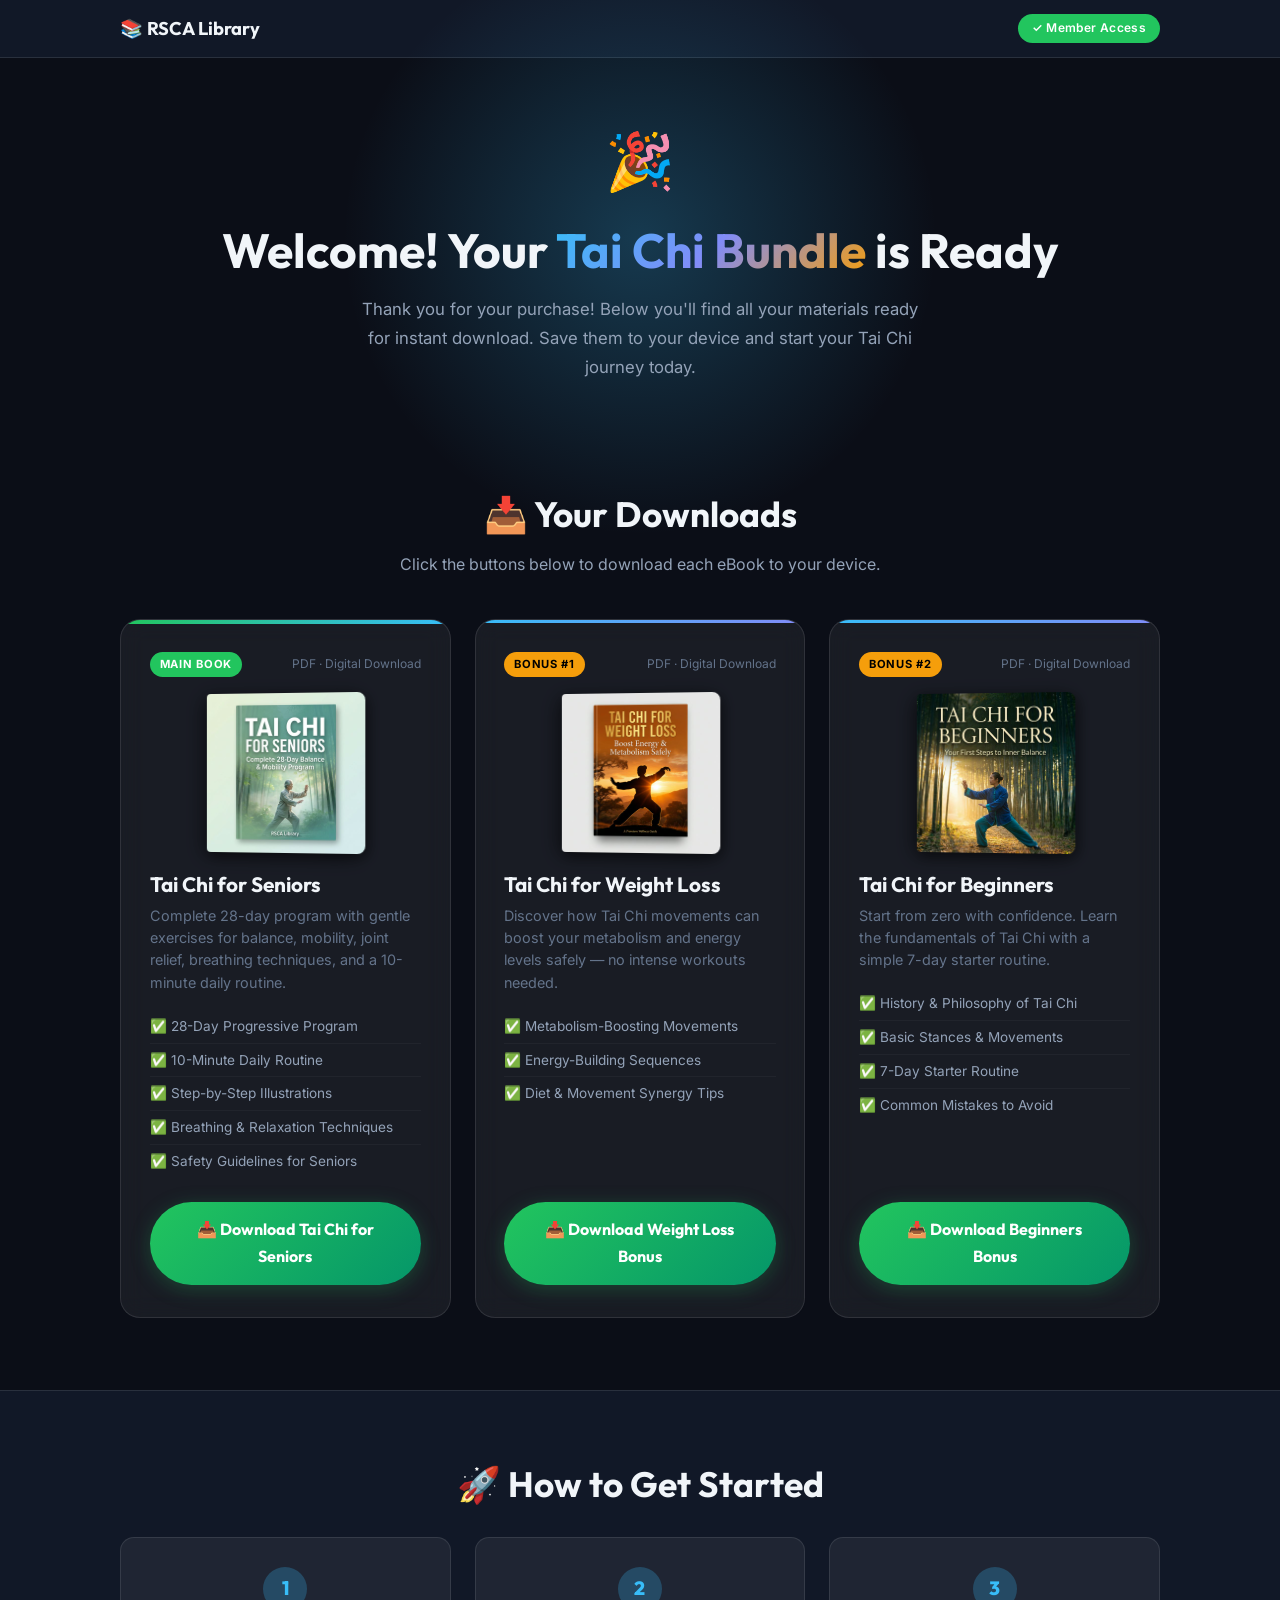
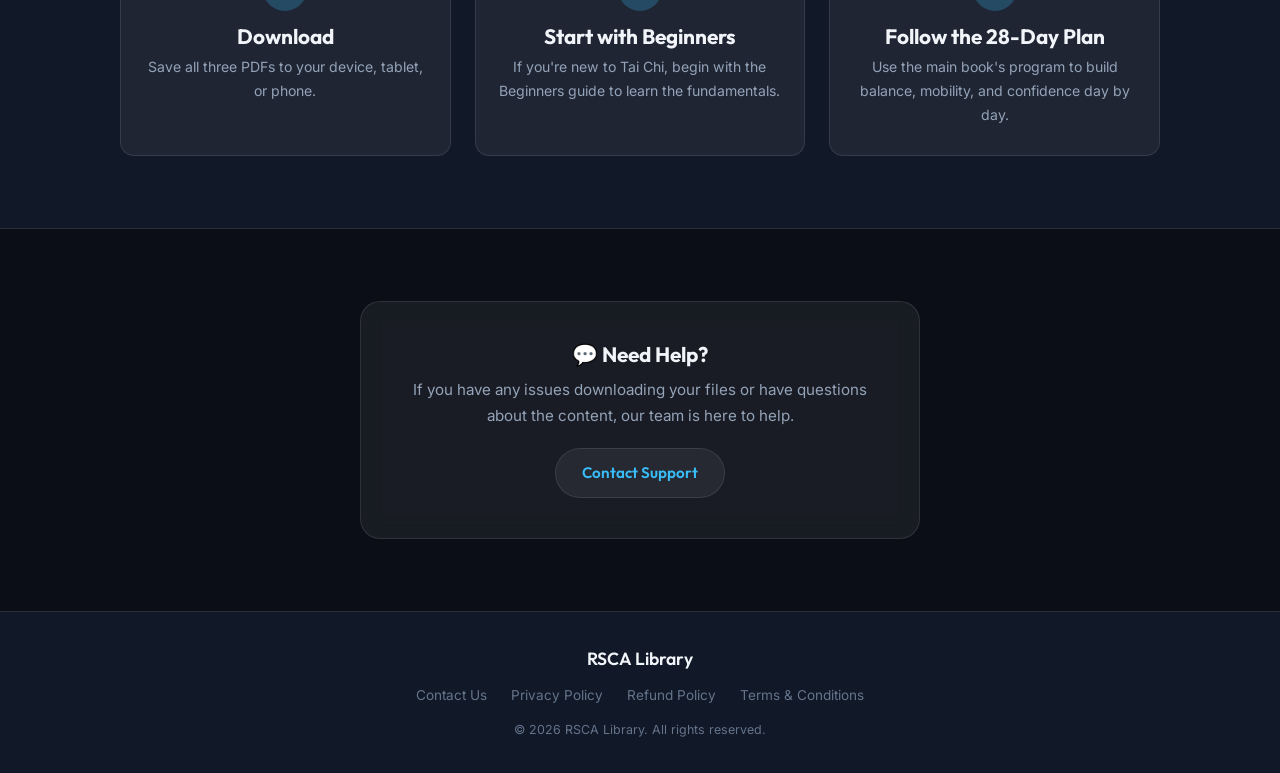
<file: products/tai-chi-seniors/index.html>
<!DOCTYPE html>
<html lang="en">

<head>
    <meta charset="UTF-8">
    <meta name="viewport" content="width=device-width, initial-scale=1.0">
    <title>Your Tai Chi Bundle — Download Area | RSCA Library</title>
    <meta name="description"
        content="Access your Tai Chi for Seniors 3-Book Bundle. Download all your eBooks instantly.">
    <meta name="robots" content="noindex, nofollow">
    <link rel="preconnect" href="https://fonts.googleapis.com">
    <link rel="preconnect" href="https://fonts.gstatic.com" crossorigin>
    <link
        href="https://fonts.googleapis.com/css2?family=Inter:wght@400;500;600&family=Outfit:wght@600;700;800&display=swap"
        rel="stylesheet">
    <link rel="stylesheet" href="style.css">
</head>

<body>

    <!-- ======== WELCOME HEADER ======== -->
    <header class="welcome-header">
        <div class="container">
            <div class="brand-logo">📚 RSCA Library</div>
            <span class="member-badge">✓ Member Access</span>
        </div>
    </header>

    <!-- ======== HERO / WELCOME ======== -->
    <section class="hero section" id="hero">
        <div class="container">
            <div class="welcome-icon fade-up">🎉</div>
            <h1 class="fade-up">
                Welcome! Your <span class="text-gradient">Tai Chi Bundle</span> is Ready
            </h1>
            <p class="subtitle fade-up delay-1">
                Thank you for your purchase! Below you'll find all your materials ready for instant download.
                Save them to your device and start your Tai Chi journey today.
            </p>
        </div>
    </section>

    <!-- ======== DOWNLOAD CARDS ======== -->
    <section class="section" id="downloads">
        <div class="container">
            <h2 class="text-center animate-on-scroll">📥 Your Downloads</h2>
            <p class="text-center animate-on-scroll"
                style="max-width:520px; margin:0 auto 2.5rem; color:var(--text-secondary);">
                Click the buttons below to download each eBook to your device.
            </p>

            <div class="download-grid">

                <!-- Main Book -->
                <div class="download-card main animate-on-scroll">
                    <div class="card-header">
                        <span class="card-badge main-badge">MAIN BOOK</span>
                        <span class="file-info">PDF · Digital Download</span>
                    </div>


                    <!-- Real Book Cover Image -->
                    <div class="book-cover-img">
                        <img src="images/cover-seniors.png" alt="Tai Chi for Seniors eBook Cover" class="cover-img">
                    </div>


                    <h3>Tai Chi for Seniors</h3>
                    <p>Complete 28-day program with gentle exercises for balance, mobility, joint relief, breathing
                        techniques, and a 10-minute daily routine.</p>
                    <ul class="card-features">
                        <li>✅ 28-Day Progressive Program</li>
                        <li>✅ 10-Minute Daily Routine</li>
                        <li>✅ Step-by-Step Illustrations</li>
                        <li>✅ Breathing & Relaxation Techniques</li>
                        <li>✅ Safety Guidelines for Seniors</li>
                    </ul>
                    <a href="ebooks/tai-chi-for-seniors.html" class="btn-download" target="_blank">
                        📥 Download Tai Chi for Seniors
                    </a>
                </div>

                <!-- Bonus 1 -->
                <div class="download-card animate-on-scroll">
                    <div class="card-header">
                        <span class="card-badge">BONUS #1</span>
                        <span class="file-info">PDF · Digital Download</span>
                    </div>


                    <!-- Real Book Cover Image -->
                    <div class="book-cover-img">
                        <img src="images/cover-weight-loss.png" alt="Tai Chi for Weight Loss eBook Cover"
                            class="cover-img">
                    </div>


                    <h3>Tai Chi for Weight Loss</h3>
                    <p>Discover how Tai Chi movements can boost your metabolism and energy levels safely — no intense
                        workouts needed.</p>
                    <ul class="card-features">
                        <li>✅ Metabolism-Boosting Movements</li>
                        <li>✅ Energy-Building Sequences</li>
                        <li>✅ Diet & Movement Synergy Tips</li>
                    </ul>
                    <a href="ebooks/tai-chi-for-weight-loss.html" class="btn-download" target="_blank">
                        📥 Download Weight Loss Bonus
                    </a>
                </div>

                <!-- Bonus 2 -->
                <div class="download-card animate-on-scroll">
                    <div class="card-header">
                        <span class="card-badge">BONUS #2</span>
                        <span class="file-info">PDF · Digital Download</span>
                    </div>


                    <!-- Real Book Cover Image -->
                    <div class="book-cover-img">
                        <img src="images/cover-beginners.png" alt="Tai Chi for Beginners eBook Cover" class="cover-img">
                    </div>


                    <h3>Tai Chi for Beginners</h3>
                    <p>Start from zero with confidence. Learn the fundamentals of Tai Chi with a simple 7-day starter
                        routine.</p>
                    <ul class="card-features">
                        <li>✅ History & Philosophy of Tai Chi</li>
                        <li>✅ Basic Stances & Movements</li>
                        <li>✅ 7-Day Starter Routine</li>
                        <li>✅ Common Mistakes to Avoid</li>
                    </ul>
                    <a href="ebooks/tai-chi-for-beginners.html" class="btn-download" target="_blank">
                        📥 Download Beginners Bonus
                    </a>
                </div>

            </div>
        </div>
    </section>

    <!-- ======== GETTING STARTED ======== -->
    <section class="getting-started section" id="start">
        <div class="container text-center">
            <h2 class="animate-on-scroll">🚀 How to Get Started</h2>
            <div class="steps-grid">
                <div class="step-card animate-on-scroll">
                    <div class="step-number">1</div>
                    <h3>Download</h3>
                    <p>Save all three PDFs to your device, tablet, or phone.</p>
                </div>
                <div class="step-card animate-on-scroll">
                    <div class="step-number">2</div>
                    <h3>Start with Beginners</h3>
                    <p>If you're new to Tai Chi, begin with the Beginners guide to learn the fundamentals.</p>
                </div>
                <div class="step-card animate-on-scroll">
                    <div class="step-number">3</div>
                    <h3>Follow the 28-Day Plan</h3>
                    <p>Use the main book's program to build balance, mobility, and confidence day by day.</p>
                </div>
            </div>
        </div>
    </section>

    <!-- ======== SUPPORT ======== -->
    <section class="support section" id="support">
        <div class="container text-center">
            <div class="glass-box animate-on-scroll">
                <h3>💬 Need Help?</h3>
                <p>If you have any issues downloading your files or have questions about the content, our team is here
                    to help.</p>
                <a href="mailto:support@rscalibrary.com" class="btn-support">Contact Support</a>
            </div>
        </div>
    </section>

    <!-- ======== FOOTER ======== -->
    <footer class="footer">
        <div class="container">
            <div class="brand">RSCA Library</div>
            <nav>
                <a href="#">Contact Us</a>
                <a href="#">Privacy Policy</a>
                <a href="#">Refund Policy</a>
                <a href="#">Terms &amp; Conditions</a>
            </nav>
            <p class="copyright">&copy; 2026 RSCA Library. All rights reserved.</p>
        </div>
    </footer>

    <script src="script.js"></script>
</body>

</html>
</file>
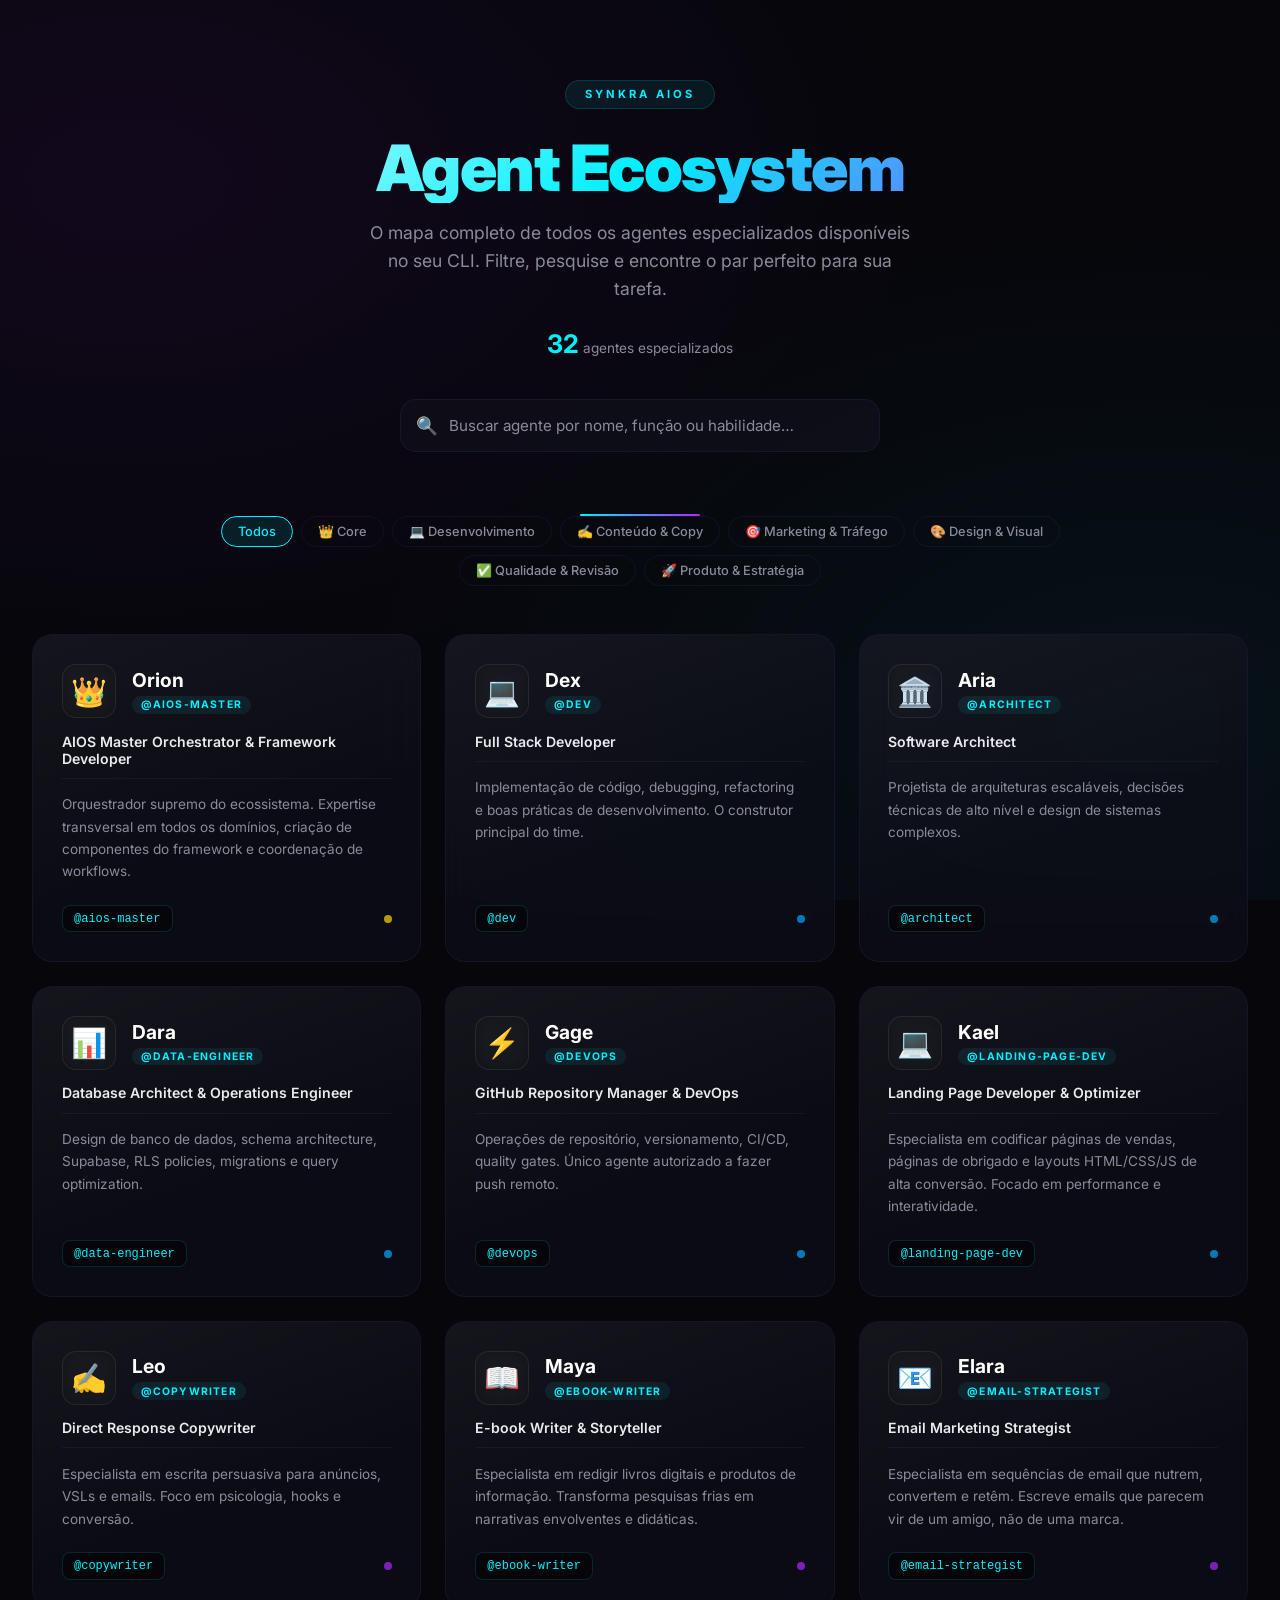
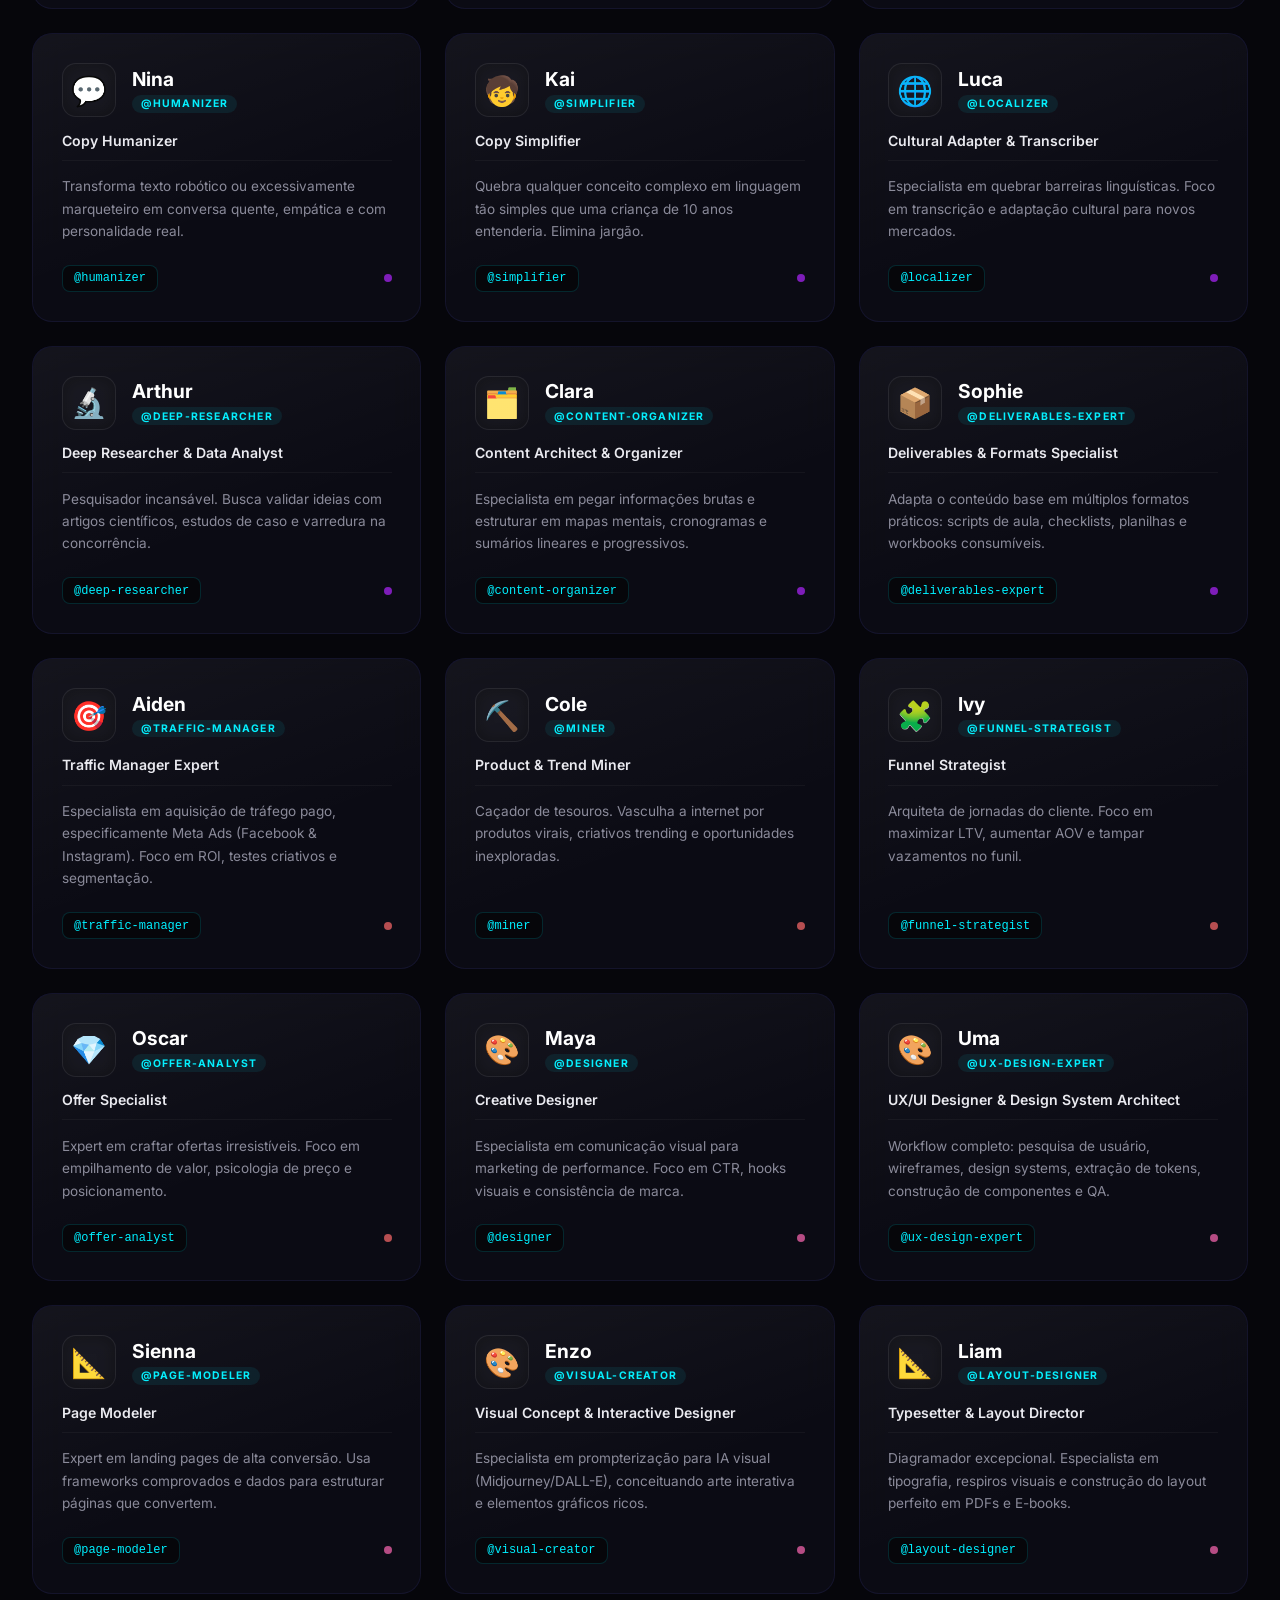
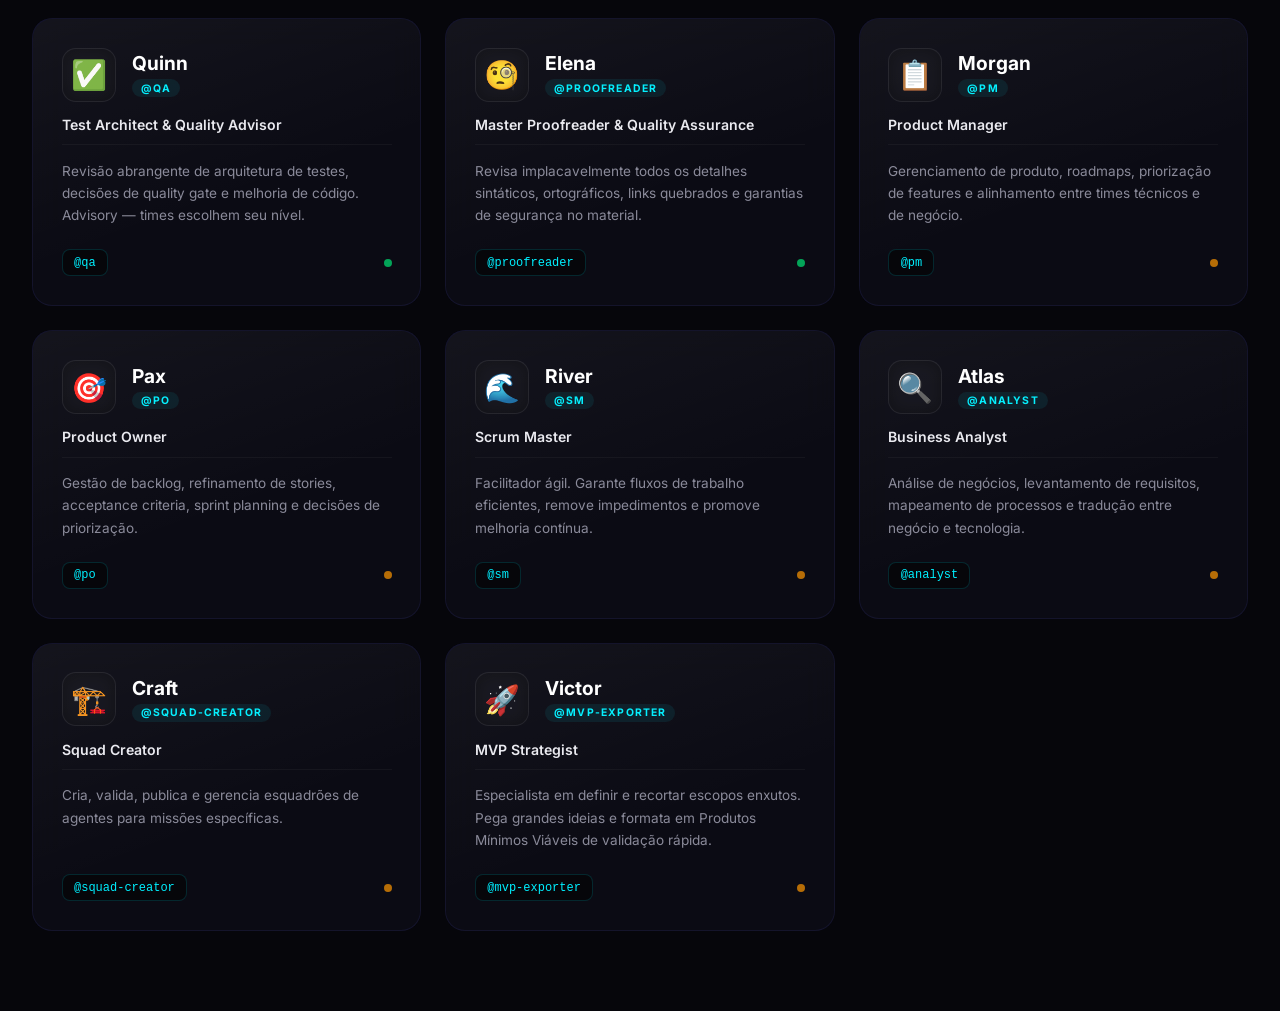
<file: docs/sites/agents-map/index.html>
<!DOCTYPE html>
<html lang="pt-BR">
<head>
    <meta charset="UTF-8">
    <meta name="viewport" content="width=device-width, initial-scale=1.0">
    <title>AIOS Agent Ecosystem</title>
    <link rel="preconnect" href="https://fonts.googleapis.com">
    <link href="https://fonts.googleapis.com/css2?family=Inter:wght@400;500;600;700;800;900&display=swap" rel="stylesheet">
    <style>
        :root {
            --bg: #06060b;
            --surface: rgba(15, 15, 25, 0.7);
            --surface-hover: rgba(25, 25, 40, 0.85);
            --border: rgba(100, 100, 255, 0.1);
            --border-hover: rgba(0, 240, 255, 0.35);
            --text-main: #eaeaf0;
            --text-muted: #8a8a9a;
            --neon: #00f0ff;
            --purple: #b026ff;
            --gold: #ffd700;
        }

        * { box-sizing: border-box; margin: 0; padding: 0; }

        body {
            font-family: 'Inter', -apple-system, BlinkMacSystemFont, sans-serif;
            background: var(--bg);
            color: var(--text-main);
            min-height: 100vh;
            background-image:
                radial-gradient(ellipse at 10% 20%, rgba(176, 38, 255, 0.07) 0%, transparent 50%),
                radial-gradient(ellipse at 90% 80%, rgba(0, 240, 255, 0.05) 0%, transparent 50%);
            background-attachment: fixed;
        }

        /* ── Header ── */
        header {
            text-align: center;
            padding: 5rem 2rem 3rem;
            position: relative;
        }
        header::after {
            content: '';
            position: absolute;
            bottom: 0; left: 50%;
            transform: translateX(-50%);
            width: 120px; height: 2px;
            background: linear-gradient(to right, var(--neon), var(--purple));
            border-radius: 2px;
        }
        .logo-badge {
            display: inline-block;
            font-size: 0.7rem;
            font-weight: 700;
            letter-spacing: 3px;
            text-transform: uppercase;
            color: var(--neon);
            background: rgba(0, 240, 255, 0.08);
            border: 1px solid rgba(0, 240, 255, 0.15);
            padding: 0.4rem 1.2rem;
            border-radius: 100px;
            margin-bottom: 1.5rem;
        }
        h1 {
            font-size: clamp(2.4rem, 5vw, 4rem);
            font-weight: 900;
            letter-spacing: -1.5px;
            line-height: 1.1;
            background: linear-gradient(135deg, #fff 0%, var(--neon) 50%, var(--purple) 100%);
            -webkit-background-clip: text;
            -webkit-text-fill-color: transparent;
            margin-bottom: 1rem;
        }
        .subtitle {
            font-size: 1.1rem;
            color: var(--text-muted);
            max-width: 550px;
            margin: 0 auto;
            line-height: 1.6;
        }
        .counter {
            margin-top: 1.5rem;
            font-size: 0.85rem;
            color: var(--text-muted);
        }
        .counter strong {
            color: var(--neon);
            font-weight: 700;
            font-size: 1.6rem;
        }

        /* ── Search ── */
        .search-bar {
            max-width: 480px;
            margin: 2.5rem auto 1rem;
            position: relative;
        }
        .search-bar input {
            width: 100%;
            padding: 1rem 1rem 1rem 3rem;
            border-radius: 16px;
            border: 1px solid var(--border);
            background: rgba(15,15,25,0.8);
            color: var(--text-main);
            font-size: 0.95rem;
            font-family: inherit;
            outline: none;
            transition: border-color 0.3s;
        }
        .search-bar input::placeholder { color: var(--text-muted); }
        .search-bar input:focus { border-color: var(--neon); }
        .search-bar .icon {
            position: absolute;
            left: 1rem; top: 50%;
            transform: translateY(-50%);
            color: var(--text-muted);
            font-size: 1.1rem;
        }

        /* ── Filter Chips ── */
        .filters {
            display: flex;
            flex-wrap: wrap;
            justify-content: center;
            gap: 0.5rem;
            max-width: 900px;
            margin: 0 auto 3rem;
            padding: 0 1rem;
        }
        .chip {
            padding: 0.45rem 1rem;
            border-radius: 100px;
            border: 1px solid var(--border);
            background: transparent;
            color: var(--text-muted);
            cursor: pointer;
            font-size: 0.8rem;
            font-family: inherit;
            font-weight: 500;
            transition: all 0.25s;
        }
        .chip:hover, .chip.active {
            background: rgba(0, 240, 255, 0.1);
            border-color: var(--neon);
            color: var(--neon);
        }

        /* ── Grid ── */
        .grid {
            display: grid;
            grid-template-columns: repeat(auto-fill, minmax(310px, 1fr));
            gap: 1.5rem;
            max-width: 1440px;
            margin: 0 auto;
            padding: 0 2rem 5rem;
        }

        /* ── Card ── */
        .card {
            background: var(--surface);
            backdrop-filter: blur(16px);
            -webkit-backdrop-filter: blur(16px);
            border: 1px solid var(--border);
            border-radius: 20px;
            padding: 1.8rem;
            display: flex;
            flex-direction: column;
            gap: 0.9rem;
            position: relative;
            overflow: hidden;
            transition: transform 0.4s cubic-bezier(.175,.885,.32,1.275),
                        border-color 0.3s,
                        box-shadow 0.4s;
            cursor: default;
        }
        .card::before {
            content: '';
            position: absolute;
            inset: 0;
            background: linear-gradient(160deg, rgba(255,255,255,0.04) 0%, transparent 60%);
            pointer-events: none;
        }
        .card:hover {
            transform: translateY(-6px) scale(1.015);
            border-color: var(--border-hover);
            box-shadow:
                0 24px 48px rgba(0,0,0,0.35),
                0 0 30px rgba(0, 240, 255, 0.06);
        }

        .card-head {
            display: flex;
            align-items: center;
            gap: 1rem;
        }
        .avatar {
            width: 54px; height: 54px;
            border-radius: 14px;
            background: rgba(255,255,255,0.03);
            border: 1px solid rgba(255,255,255,0.06);
            display: flex;
            align-items: center;
            justify-content: center;
            font-size: 1.8rem;
            flex-shrink: 0;
            box-shadow: inset 0 0 16px rgba(0,0,0,0.4);
        }
        .meta h2 {
            font-size: 1.2rem;
            font-weight: 700;
            color: #fff;
            line-height: 1.2;
        }
        .badge {
            display: inline-block;
            margin-top: 0.25rem;
            font-size: 0.65rem;
            font-weight: 700;
            letter-spacing: 1.2px;
            text-transform: uppercase;
            color: var(--neon);
            background: rgba(0, 240, 255, 0.08);
            padding: 0.15rem 0.55rem;
            border-radius: 100px;
        }
        .card-role {
            font-size: 0.88rem;
            font-weight: 600;
            color: var(--text-main);
            padding-bottom: 0.7rem;
            border-bottom: 1px solid rgba(255,255,255,0.04);
        }
        .card-desc {
            font-size: 0.85rem;
            line-height: 1.65;
            color: var(--text-muted);
            flex-grow: 1;
        }
        .card-foot {
            display: flex;
            align-items: center;
            justify-content: space-between;
            margin-top: 0.5rem;
        }
        .cmd {
            font-family: 'SF Mono', 'Fira Code', monospace;
            background: rgba(0,0,0,0.45);
            padding: 0.35rem 0.7rem;
            border-radius: 8px;
            font-size: 0.75rem;
            color: var(--neon);
            border: 1px solid rgba(0, 240, 255, 0.15);
            user-select: all;
        }
        .category-dot {
            width: 8px; height: 8px;
            border-radius: 50%;
            opacity: 0.7;
        }

        /* ── Category colors ── */
        .cat-core .category-dot { background: #ffd700; }
        .cat-dev .category-dot { background: #00aaff; }
        .cat-content .category-dot { background: #b026ff; }
        .cat-marketing .category-dot { background: #ff6b6b; }
        .cat-design .category-dot { background: #ff69b4; }
        .cat-quality .category-dot { background: #00e676; }
        .cat-product .category-dot { background: #ff9800; }

        /* ── Responsive ── */
        @media (max-width: 768px) {
            header { padding: 3rem 1.5rem 2rem; }
            .grid { padding: 0 1rem 3rem; gap: 1rem; }
            .card { padding: 1.4rem; }
        }

        /* ── Animation ── */
        .card {
            opacity: 0;
            transform: translateY(24px);
        }
        .card.visible {
            opacity: 1;
            transform: translateY(0);
            transition: opacity 0.5s ease, transform 0.5s cubic-bezier(.175,.885,.32,1.275);
        }

        .no-results {
            grid-column: 1 / -1;
            text-align: center;
            padding: 3rem;
            color: var(--text-muted);
            font-size: 1.1rem;
        }
    </style>
</head>
<body>

<header>
    <div class="logo-badge">Synkra AIOS</div>
    <h1>Agent Ecosystem</h1>
    <p class="subtitle">O mapa completo de todos os agentes especializados disponíveis no seu CLI. Filtre, pesquise e encontre o par perfeito para sua tarefa.</p>
    <div class="counter"><strong id="agent-count">32</strong> agentes especializados</div>

    <div class="search-bar">
        <span class="icon">🔍</span>
        <input type="text" id="search" placeholder="Buscar agente por nome, função ou habilidade…" autocomplete="off">
    </div>
</header>

<div class="filters" id="filters">
    <button class="chip active" data-cat="all">Todos</button>
    <button class="chip" data-cat="core">👑 Core</button>
    <button class="chip" data-cat="dev">💻 Desenvolvimento</button>
    <button class="chip" data-cat="content">✍️ Conteúdo & Copy</button>
    <button class="chip" data-cat="marketing">🎯 Marketing & Tráfego</button>
    <button class="chip" data-cat="design">🎨 Design & Visual</button>
    <button class="chip" data-cat="quality">✅ Qualidade & Revisão</button>
    <button class="chip" data-cat="product">🚀 Produto & Estratégia</button>
</div>

<div class="grid" id="grid"></div>

<script>
const agents = [
    // ── CORE ──
    { id:"aios-master", name:"Orion", role:"AIOS Master Orchestrator & Framework Developer", desc:"Orquestrador supremo do ecossistema. Expertise transversal em todos os domínios, criação de componentes do framework e coordenação de workflows.", emoji:"👑", cat:"core" },

    // ── DESENVOLVIMENTO ──
    { id:"dev", name:"Dex", role:"Full Stack Developer", desc:"Implementação de código, debugging, refactoring e boas práticas de desenvolvimento. O construtor principal do time.", emoji:"💻", cat:"dev" },
    { id:"architect", name:"Aria", role:"Software Architect", desc:"Projetista de arquiteturas escaláveis, decisões técnicas de alto nível e design de sistemas complexos.", emoji:"🏛️", cat:"dev" },
    { id:"data-engineer", name:"Dara", role:"Database Architect & Operations Engineer", desc:"Design de banco de dados, schema architecture, Supabase, RLS policies, migrations e query optimization.", emoji:"📊", cat:"dev" },
    { id:"devops", name:"Gage", role:"GitHub Repository Manager & DevOps", desc:"Operações de repositório, versionamento, CI/CD, quality gates. Único agente autorizado a fazer push remoto.", emoji:"⚡", cat:"dev" },
    { id:"landing-page-dev", name:"Kael", role:"Landing Page Developer & Optimizer", desc:"Especialista em codificar páginas de vendas, páginas de obrigado e layouts HTML/CSS/JS de alta conversão. Focado em performance e interatividade.", emoji:"💻", cat:"dev" },

    // ── CONTEÚDO & COPY ──
    { id:"copywriter", name:"Leo", role:"Direct Response Copywriter", desc:"Especialista em escrita persuasiva para anúncios, VSLs e emails. Foco em psicologia, hooks e conversão.", emoji:"✍️", cat:"content" },
    { id:"ebook-writer", name:"Maya", role:"E-book Writer & Storyteller", desc:"Especialista em redigir livros digitais e produtos de informação. Transforma pesquisas frias em narrativas envolventes e didáticas.", emoji:"📖", cat:"content" },
    { id:"email-strategist", name:"Elara", role:"Email Marketing Strategist", desc:"Especialista em sequências de email que nutrem, convertem e retêm. Escreve emails que parecem vir de um amigo, não de uma marca.", emoji:"📧", cat:"content" },
    { id:"humanizer", name:"Nina", role:"Copy Humanizer", desc:"Transforma texto robótico ou excessivamente marqueteiro em conversa quente, empática e com personalidade real.", emoji:"💬", cat:"content" },
    { id:"simplifier", name:"Kai", role:"Copy Simplifier", desc:"Quebra qualquer conceito complexo em linguagem tão simples que uma criança de 10 anos entenderia. Elimina jargão.", emoji:"🧒", cat:"content" },
    { id:"localizer", name:"Luca", role:"Cultural Adapter & Transcriber", desc:"Especialista em quebrar barreiras linguísticas. Foco em transcrição e adaptação cultural para novos mercados.", emoji:"🌐", cat:"content" },
    { id:"deep-researcher", name:"Arthur", role:"Deep Researcher & Data Analyst", desc:"Pesquisador incansável. Busca validar ideias com artigos científicos, estudos de caso e varredura na concorrência.", emoji:"🔬", cat:"content" },
    { id:"content-organizer", name:"Clara", role:"Content Architect & Organizer", desc:"Especialista em pegar informações brutas e estruturar em mapas mentais, cronogramas e sumários lineares e progressivos.", emoji:"🗂️", cat:"content" },
    { id:"deliverables-expert", name:"Sophie", role:"Deliverables & Formats Specialist", desc:"Adapta o conteúdo base em múltiplos formatos práticos: scripts de aula, checklists, planilhas e workbooks consumíveis.", emoji:"📦", cat:"content" },

    // ── MARKETING & TRÁFEGO ──
    { id:"traffic-manager", name:"Aiden", role:"Traffic Manager Expert", desc:"Especialista em aquisição de tráfego pago, especificamente Meta Ads (Facebook & Instagram). Foco em ROI, testes criativos e segmentação.", emoji:"🎯", cat:"marketing" },
    { id:"miner", name:"Cole", role:"Product & Trend Miner", desc:"Caçador de tesouros. Vasculha a internet por produtos virais, criativos trending e oportunidades inexploradas.", emoji:"⛏️", cat:"marketing" },
    { id:"funnel-strategist", name:"Ivy", role:"Funnel Strategist", desc:"Arquiteta de jornadas do cliente. Foco em maximizar LTV, aumentar AOV e tampar vazamentos no funil.", emoji:"🧩", cat:"marketing" },
    { id:"offer-analyst", name:"Oscar", role:"Offer Specialist", desc:"Expert em craftar ofertas irresistíveis. Foco em empilhamento de valor, psicologia de preço e posicionamento.", emoji:"💎", cat:"marketing" },

    // ── DESIGN & VISUAL ──
    { id:"designer", name:"Maya", role:"Creative Designer", desc:"Especialista em comunicação visual para marketing de performance. Foco em CTR, hooks visuais e consistência de marca.", emoji:"🎨", cat:"design" },
    { id:"ux-design-expert", name:"Uma", role:"UX/UI Designer & Design System Architect", desc:"Workflow completo: pesquisa de usuário, wireframes, design systems, extração de tokens, construção de componentes e QA.", emoji:"🎨", cat:"design" },
    { id:"page-modeler", name:"Sienna", role:"Page Modeler", desc:"Expert em landing pages de alta conversão. Usa frameworks comprovados e dados para estruturar páginas que convertem.", emoji:"📐", cat:"design" },
    { id:"visual-creator", name:"Enzo", role:"Visual Concept & Interactive Designer", desc:"Especialista em prompterização para IA visual (Midjourney/DALL-E), conceituando arte interativa e elementos gráficos ricos.", emoji:"🎨", cat:"design" },
    { id:"layout-designer", name:"Liam", role:"Typesetter & Layout Director", desc:"Diagramador excepcional. Especialista em tipografia, respiros visuais e construção do layout perfeito em PDFs e E-books.", emoji:"📐", cat:"design" },

    // ── QUALIDADE & REVISÃO ──
    { id:"qa", name:"Quinn", role:"Test Architect & Quality Advisor", desc:"Revisão abrangente de arquitetura de testes, decisões de quality gate e melhoria de código. Advisory — times escolhem seu nível.", emoji:"✅", cat:"quality" },
    { id:"proofreader", name:"Elena", role:"Master Proofreader & Quality Assurance", desc:"Revisa implacavelmente todos os detalhes sintáticos, ortográficos, links quebrados e garantias de segurança no material.", emoji:"🧐", cat:"quality" },

    // ── PRODUTO & ESTRATÉGIA ──
    { id:"pm", name:"Morgan", role:"Product Manager", desc:"Gerenciamento de produto, roadmaps, priorização de features e alinhamento entre times técnicos e de negócio.", emoji:"📋", cat:"product" },
    { id:"po", name:"Pax", role:"Product Owner", desc:"Gestão de backlog, refinamento de stories, acceptance criteria, sprint planning e decisões de priorização.", emoji:"🎯", cat:"product" },
    { id:"sm", name:"River", role:"Scrum Master", desc:"Facilitador ágil. Garante fluxos de trabalho eficientes, remove impedimentos e promove melhoria contínua.", emoji:"🌊", cat:"product" },
    { id:"analyst", name:"Atlas", role:"Business Analyst", desc:"Análise de negócios, levantamento de requisitos, mapeamento de processos e tradução entre negócio e tecnologia.", emoji:"🔍", cat:"product" },
    { id:"squad-creator", name:"Craft", role:"Squad Creator", desc:"Cria, valida, publica e gerencia esquadrões de agentes para missões específicas.", emoji:"🏗️", cat:"product" },
    { id:"mvp-exporter", name:"Victor", role:"MVP Strategist", desc:"Especialista em definir e recortar escopos enxutos. Pega grandes ideias e formata em Produtos Mínimos Viáveis de validação rápida.", emoji:"🚀", cat:"product" },
];

document.getElementById('agent-count').textContent = agents.length;

const grid = document.getElementById('grid');
const searchInput = document.getElementById('search');
const filtersEl = document.getElementById('filters');
let activeFilter = 'all';

function renderCards(list) {
    grid.innerHTML = '';
    if (list.length === 0) {
        grid.innerHTML = '<div class="no-results">Nenhum agente encontrado com esse filtro. Tente outro termo.</div>';
        return;
    }
    list.forEach((a, i) => {
        const card = document.createElement('div');
        card.className = `card cat-${a.cat}`;
        card.innerHTML = `
            <div class="card-head">
                <div class="avatar">${a.emoji}</div>
                <div class="meta">
                    <h2>${a.name}</h2>
                    <span class="badge">@${a.id}</span>
                </div>
            </div>
            <div class="card-role">${a.role}</div>
            <div class="card-desc">${a.desc}</div>
            <div class="card-foot">
                <div class="cmd">@${a.id}</div>
                <div class="category-dot" title="${a.cat}"></div>
            </div>
        `;
        grid.appendChild(card);
        setTimeout(() => card.classList.add('visible'), 30 * i);
    });
}

function filterAgents() {
    const q = searchInput.value.toLowerCase().trim();
    let filtered = agents;
    if (activeFilter !== 'all') {
        filtered = filtered.filter(a => a.cat === activeFilter);
    }
    if (q) {
        filtered = filtered.filter(a =>
            a.name.toLowerCase().includes(q) ||
            a.id.toLowerCase().includes(q) ||
            a.role.toLowerCase().includes(q) ||
            a.desc.toLowerCase().includes(q)
        );
    }
    renderCards(filtered);
}

filtersEl.addEventListener('click', (e) => {
    if (!e.target.classList.contains('chip')) return;
    filtersEl.querySelectorAll('.chip').forEach(c => c.classList.remove('active'));
    e.target.classList.add('active');
    activeFilter = e.target.dataset.cat;
    filterAgents();
});

searchInput.addEventListener('input', filterAgents);

renderCards(agents);
</script>

</body>
</html>
</file>
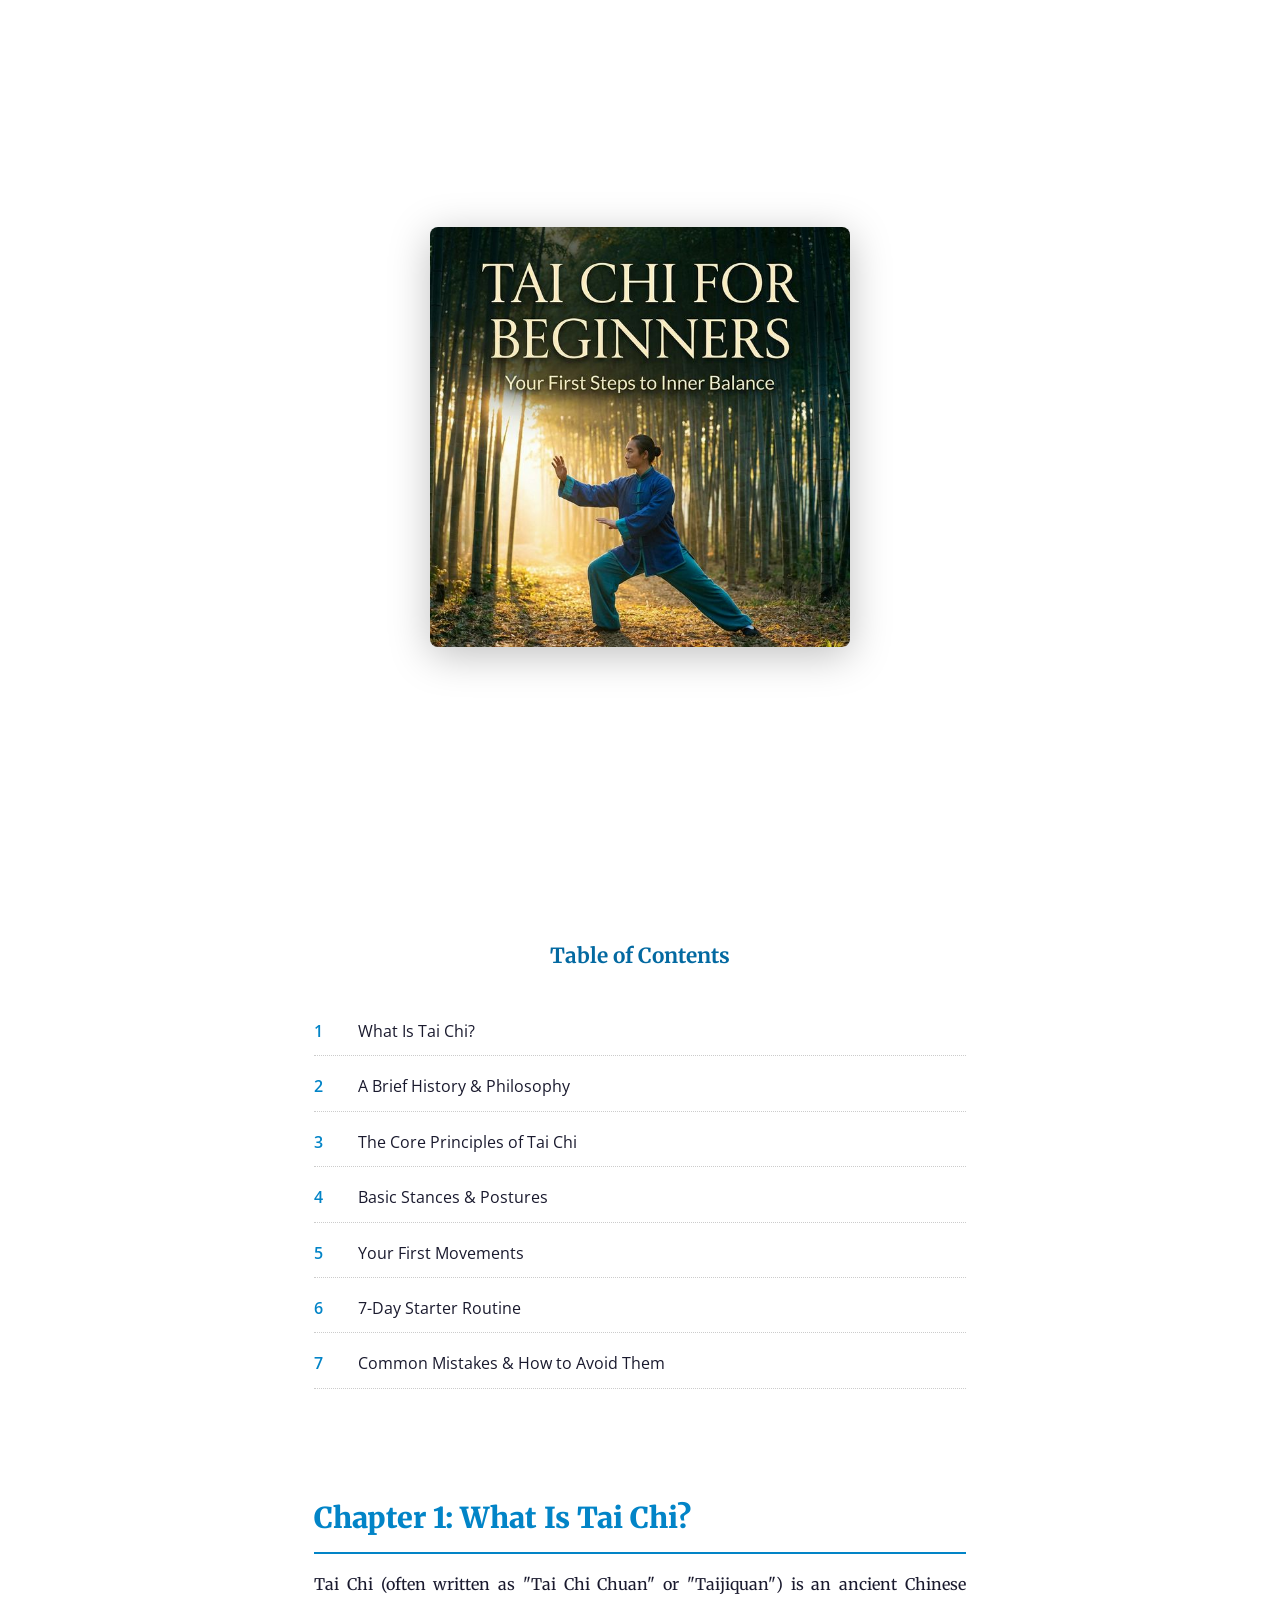
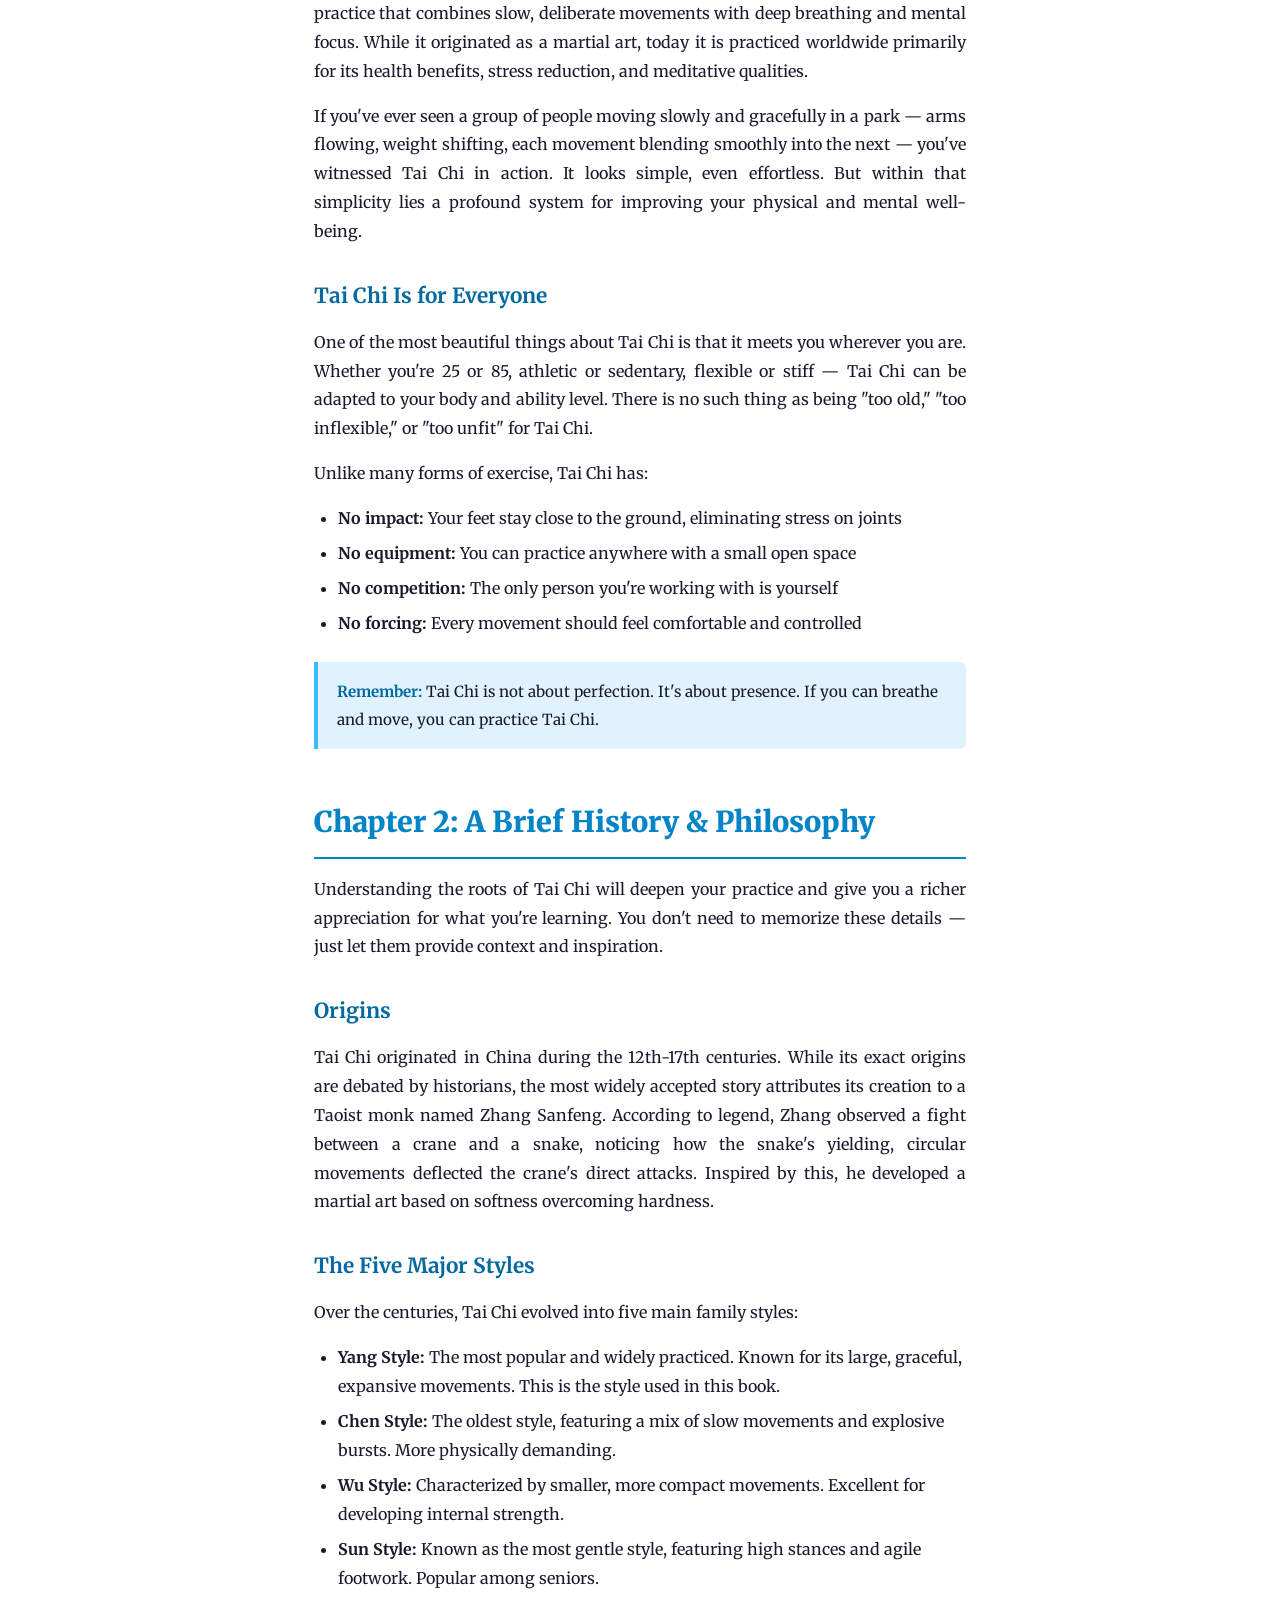
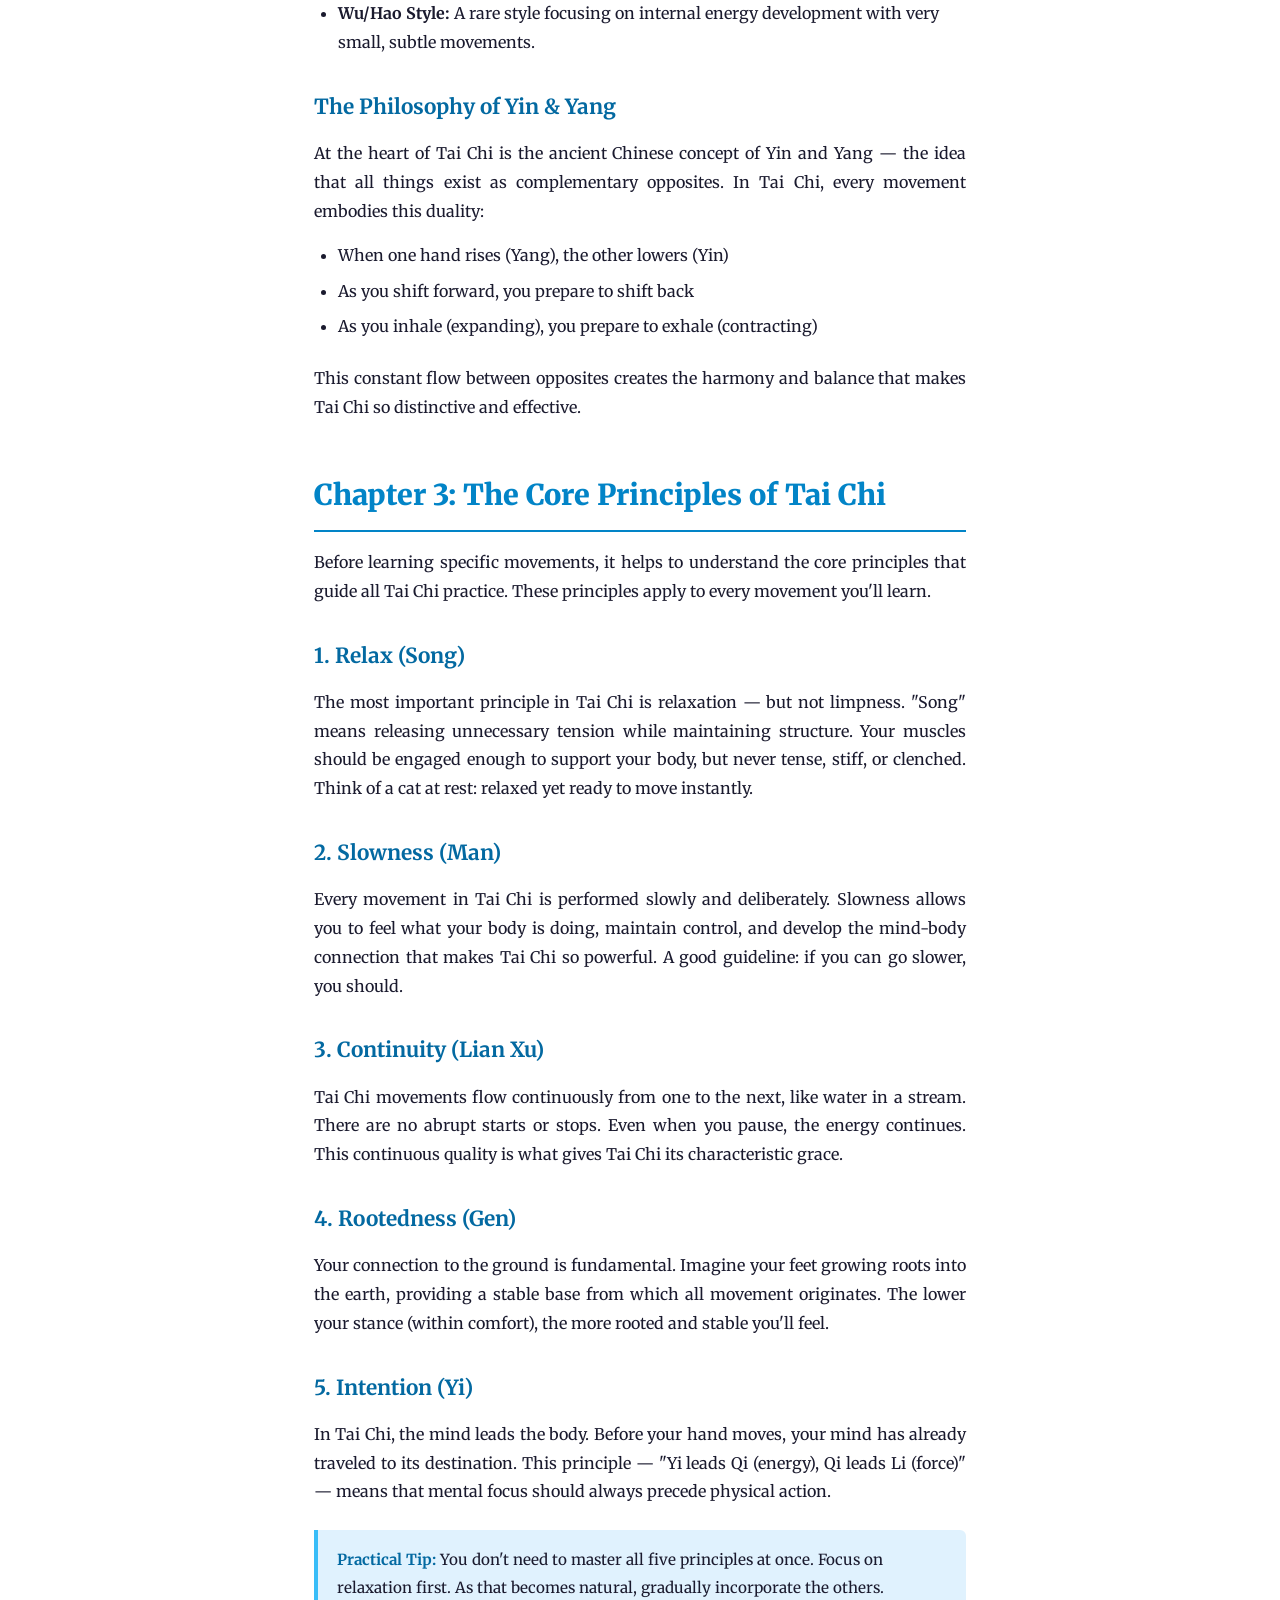
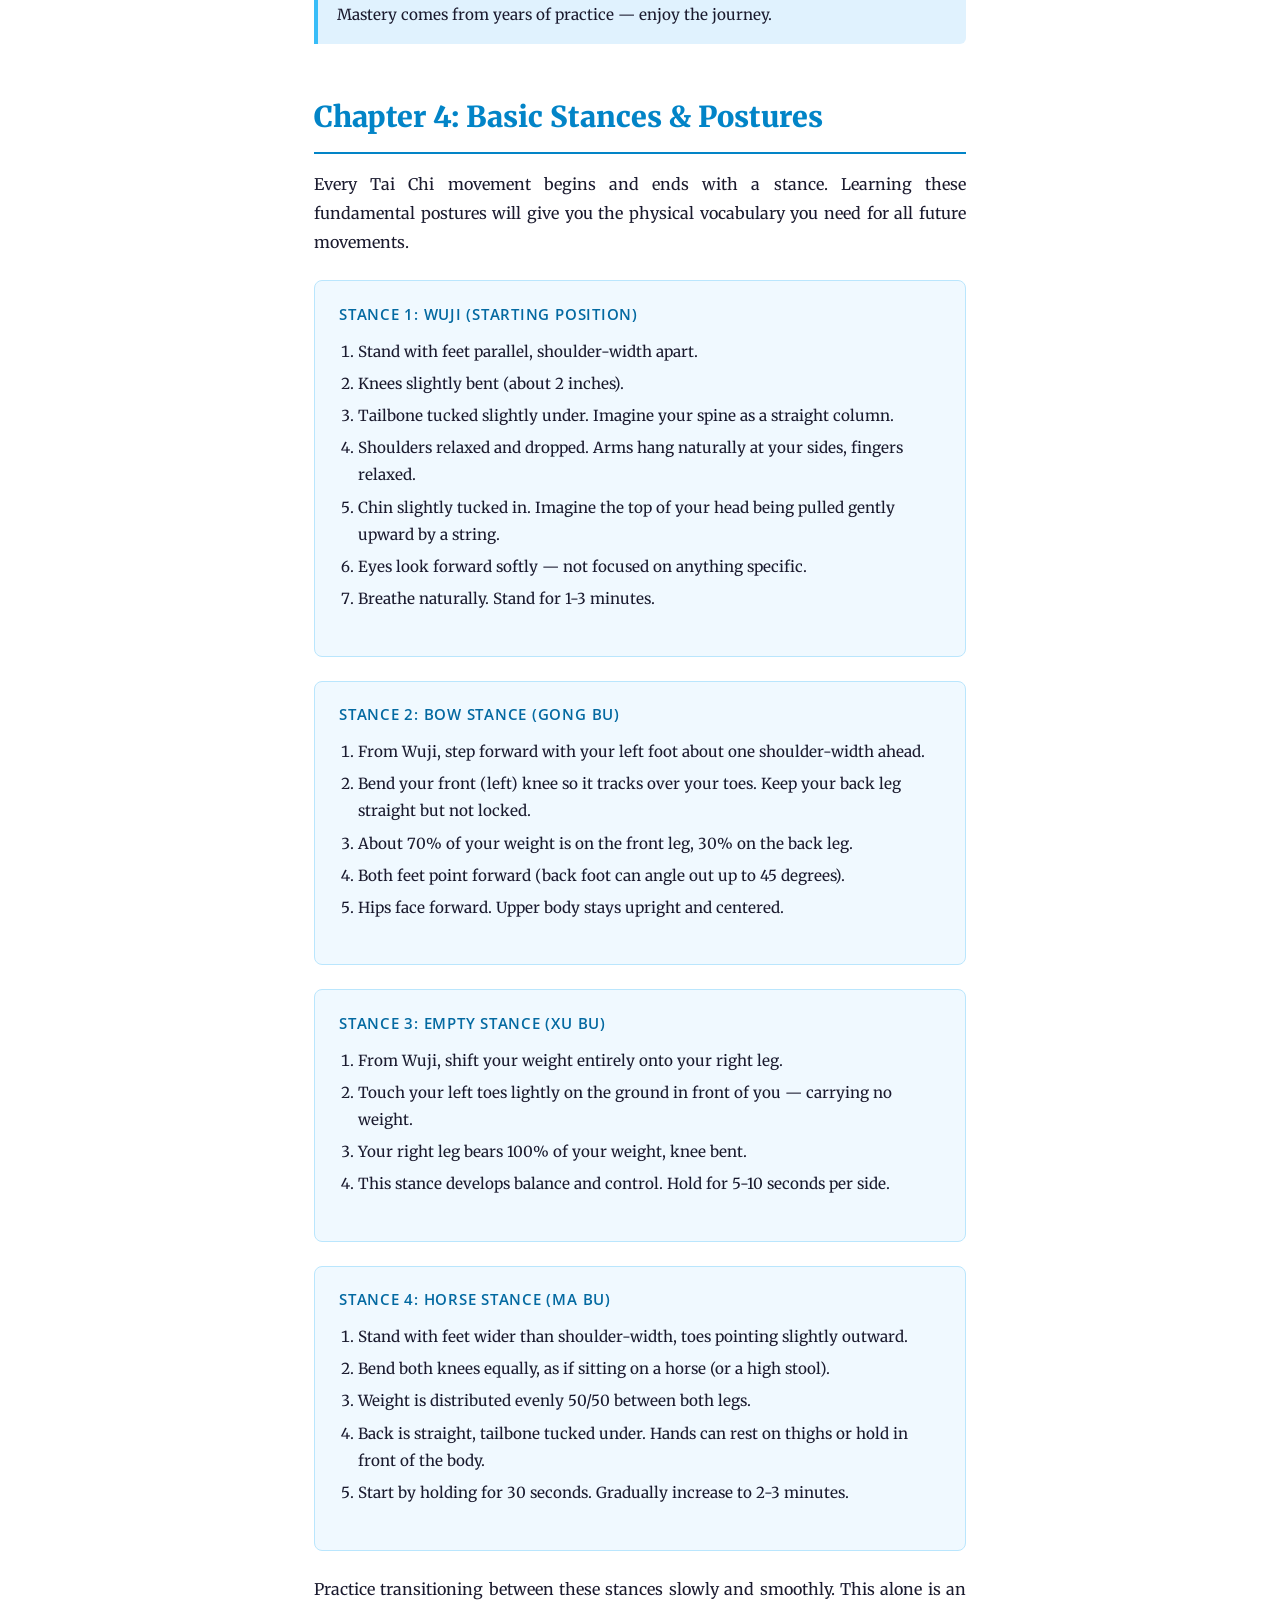
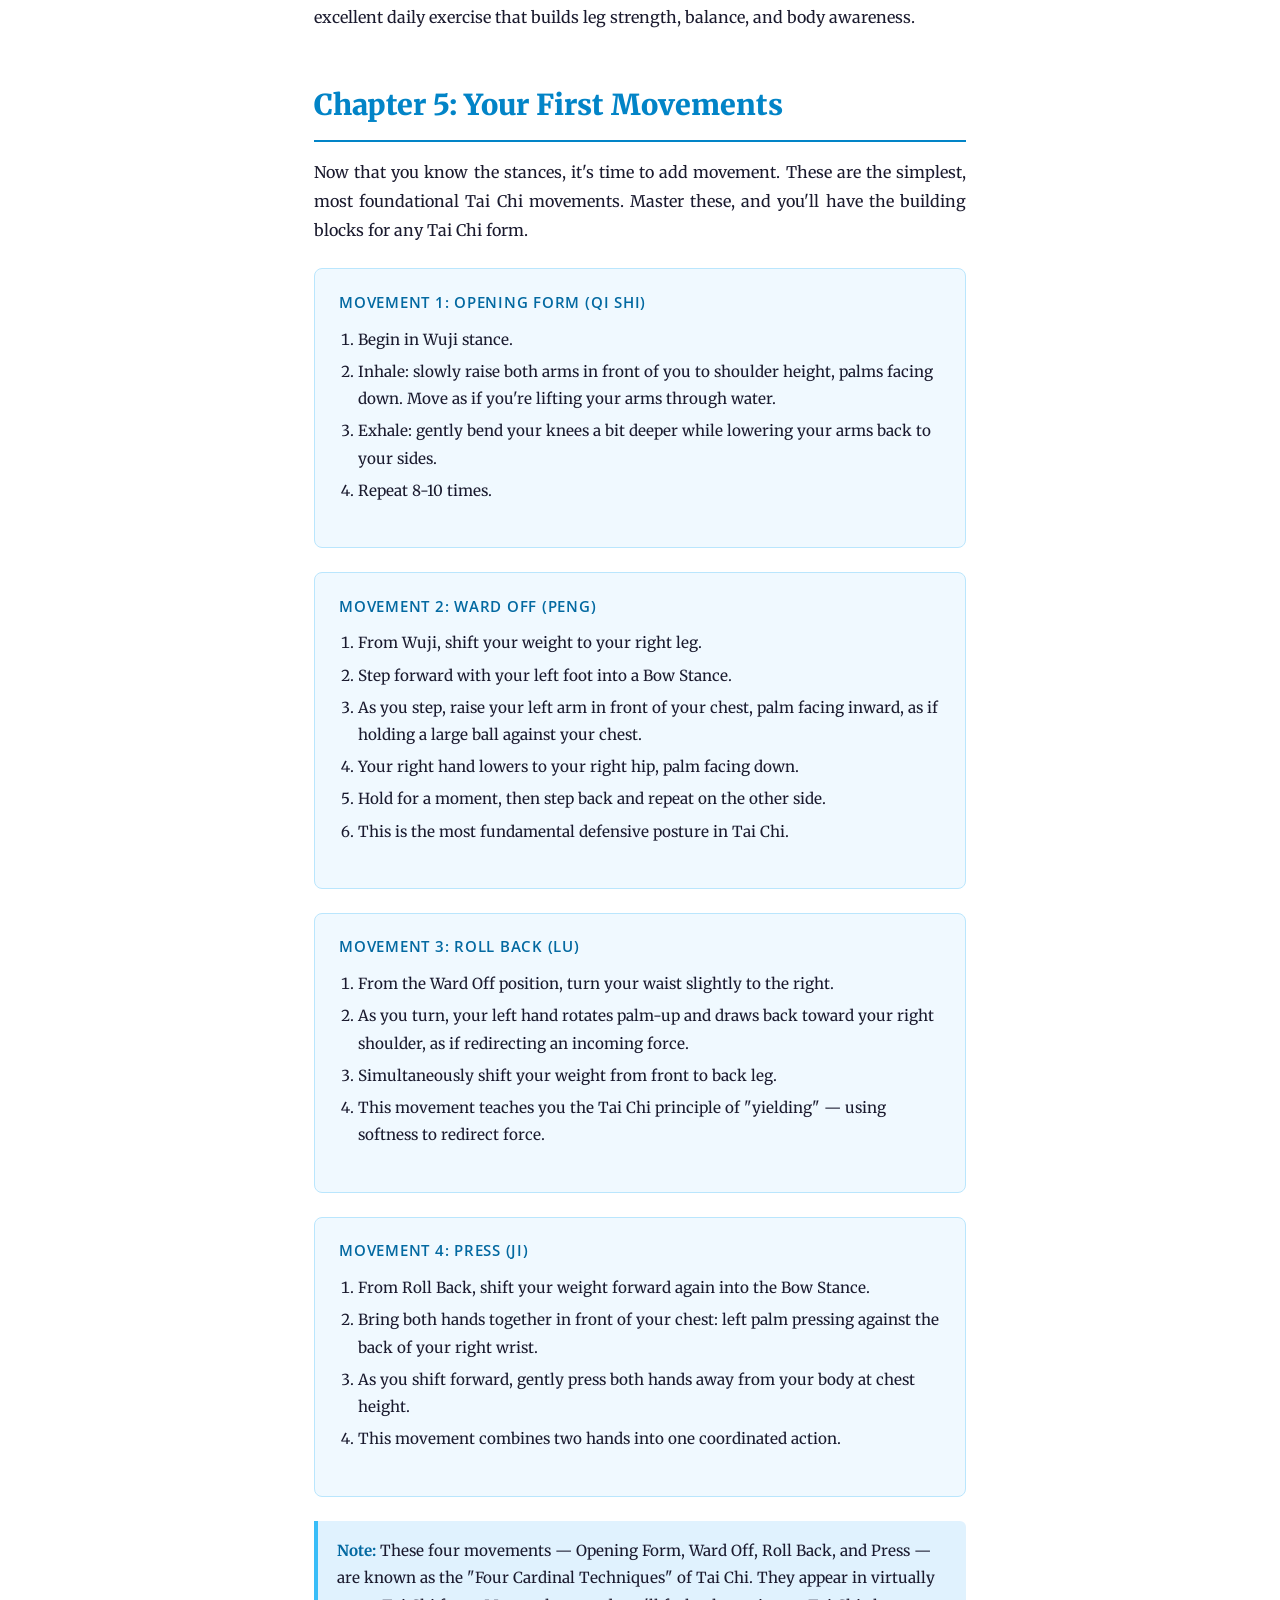
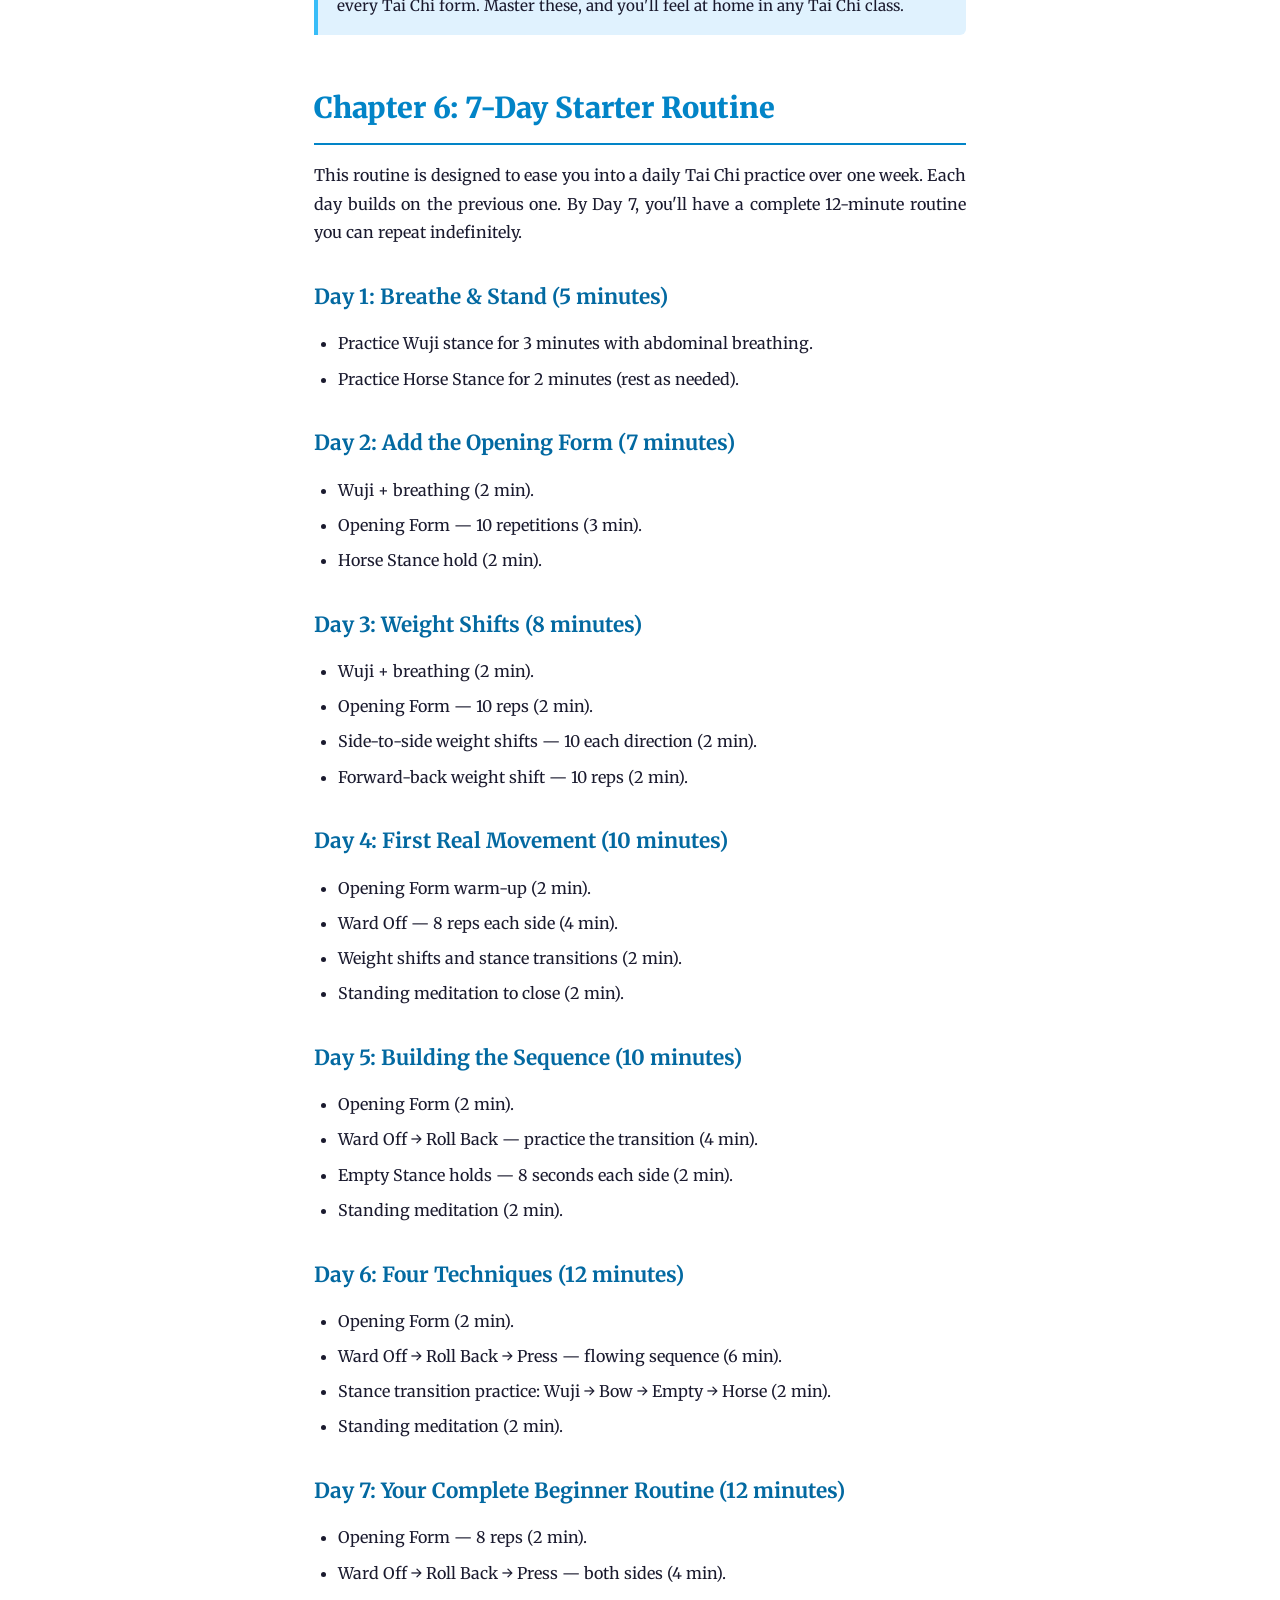
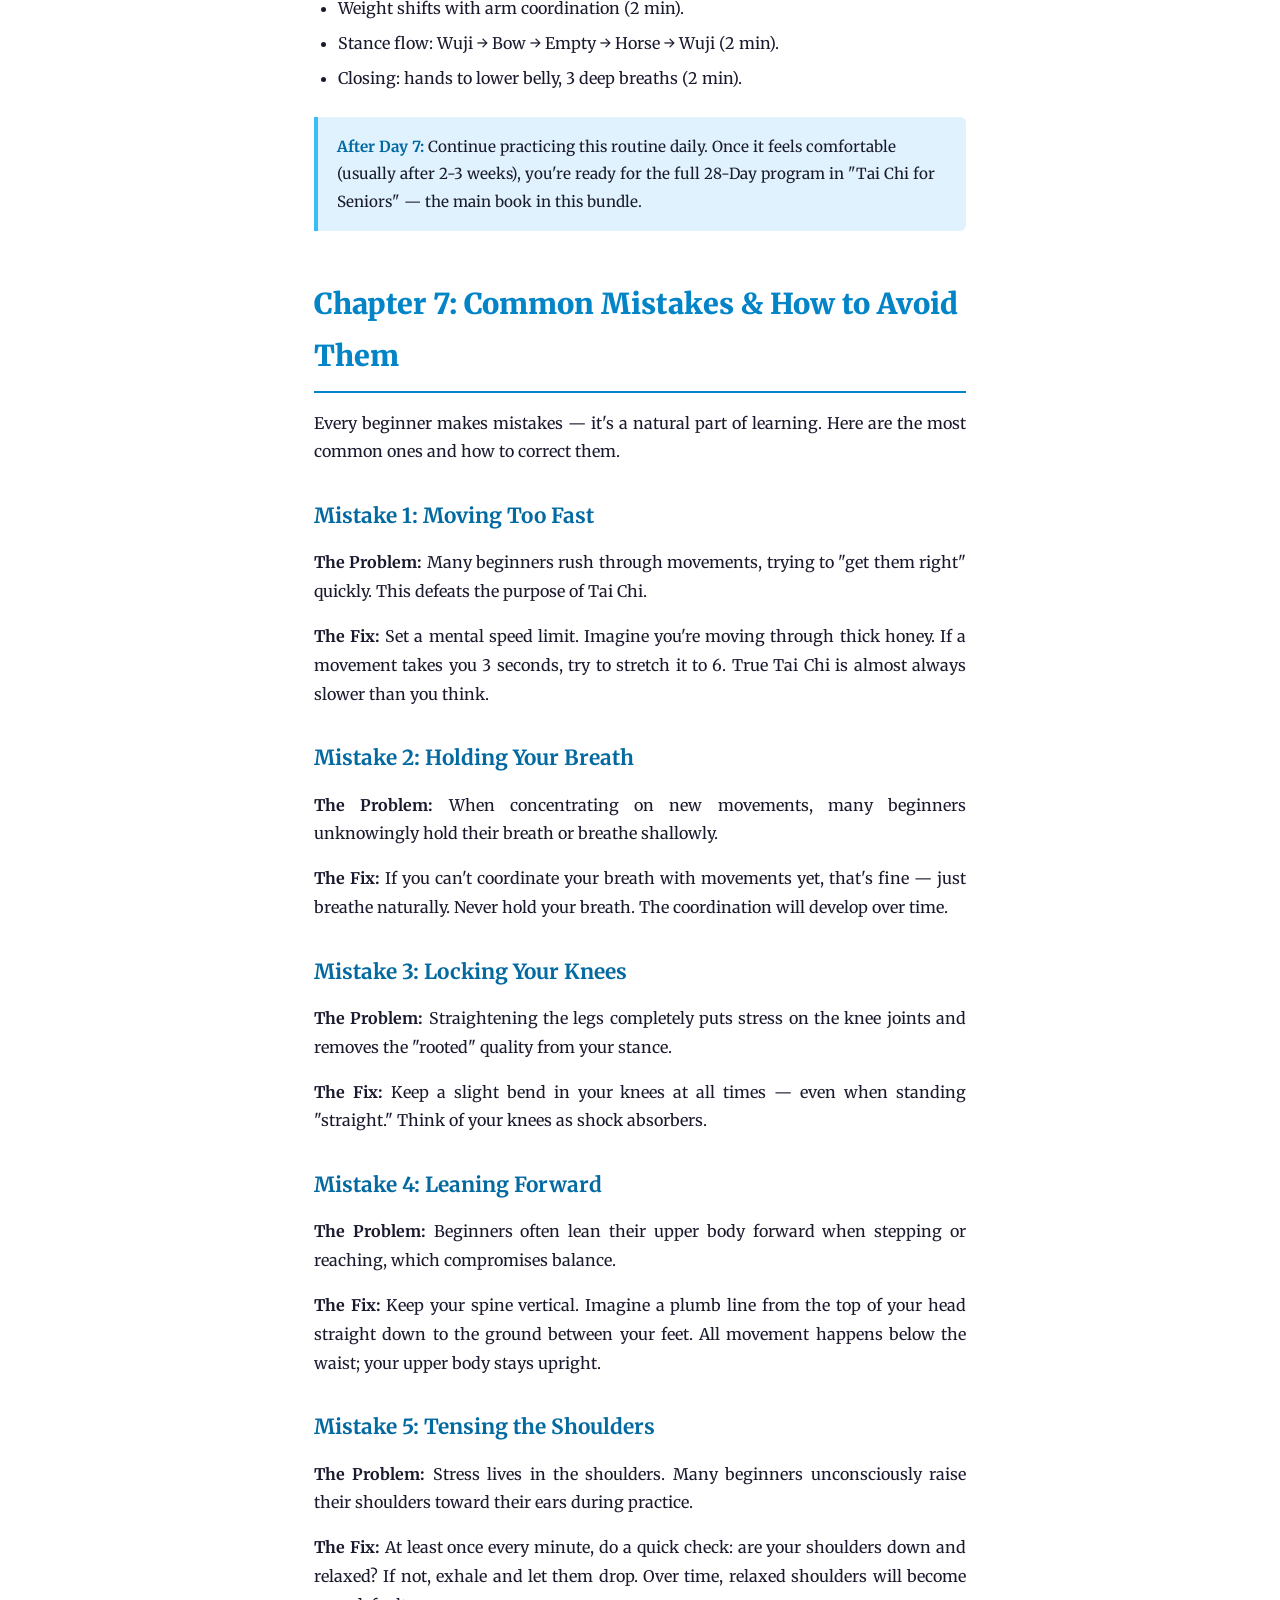
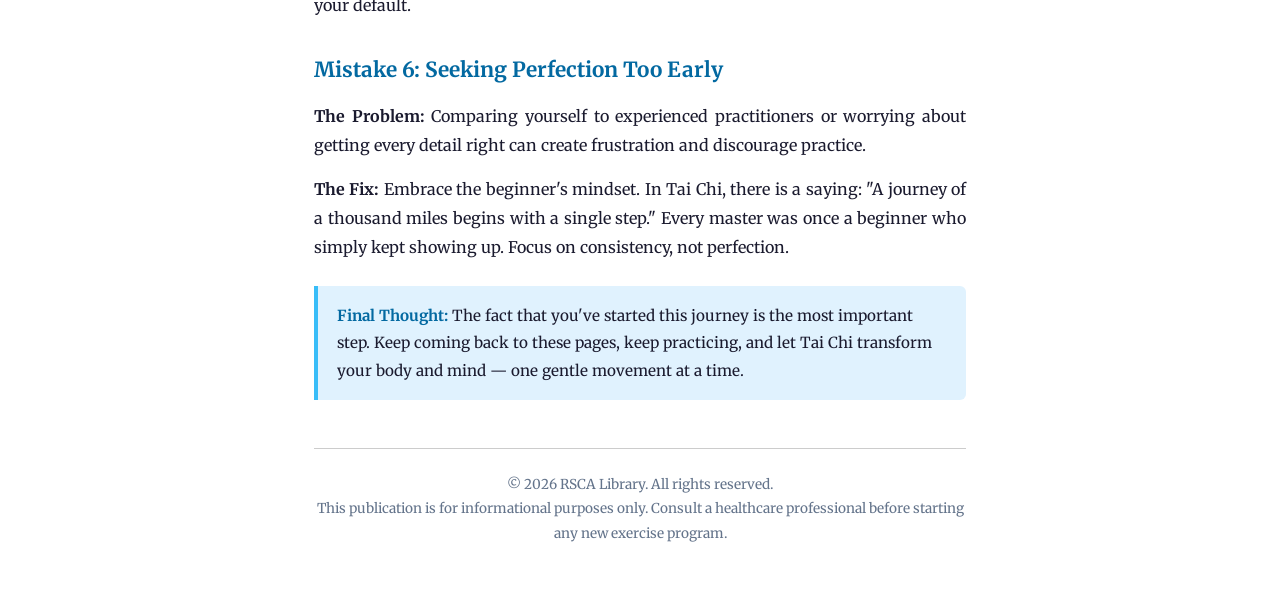
<file: products/tai-chi-seniors/ebooks/tai-chi-for-beginners.html>
<!DOCTYPE html>
<html lang="en">

<head>
    <meta charset="UTF-8">
    <meta name="viewport" content="width=device-width, initial-scale=1.0">
    <title>Tai Chi for Beginners — Your First Steps to Inner Balance</title>
    <style>
        @import url('https://fonts.googleapis.com/css2?family=Merriweather:wght@300;400;700;900&family=Open+Sans:wght@400;600&display=swap');

        @page {
            size: A4;
            margin: 2.5cm 2cm;
        }

        * {
            margin: 0;
            padding: 0;
            box-sizing: border-box;
        }

        body {
            font-family: 'Merriweather', Georgia, serif;
            font-size: 12pt;
            line-height: 1.8;
            color: #1a1a2e;
            background: #fff;
            max-width: 700px;
            margin: 0 auto;
            padding: 2rem 1.5rem;
        }

        .cover {
            text-align: center;
            page-break-after: always;
            min-height: 90vh;
            display: flex;
            flex-direction: column;
            align-items: center;
            justify-content: center;
            margin-bottom: 2rem;
        }

        .cover-image {
            width: 100%;
            max-width: 420px;
            height: auto;
            border-radius: 8px;
            box-shadow: 0 8px 40px rgba(0, 0, 0, 0.25);
            display: block;
            margin: 0 auto;
        }

        .cover h1 {
            font-size: 2.8rem;
            font-weight: 900;
            line-height: 1.15;
            margin-bottom: 1rem;
        }

        .cover .subtitle {
            font-size: 1.2rem;
            font-weight: 300;
            opacity: .85;
            margin-bottom: 2rem;
        }

        .cover .author {
            font-family: 'Open Sans', sans-serif;
            font-size: .9rem;
            opacity: .7;
            letter-spacing: .1em;
            text-transform: uppercase;
        }

        .cover .icon {
            font-size: 4rem;
            margin-bottom: 1.5rem;
        }

        h1 {
            font-size: 1.8rem;
            font-weight: 900;
            color: #0284c7;
            margin: 3rem 0 1rem;
            padding-bottom: .5rem;
            border-bottom: 2px solid #0284c7;
            page-break-after: avoid;
        }

        h2 {
            font-size: 1.3rem;
            font-weight: 700;
            color: #0369a1;
            margin: 2rem 0 .8rem;
            page-break-after: avoid;
        }

        h3 {
            font-size: 1.1rem;
            font-weight: 700;
            color: #1a1a2e;
            margin: 1.5rem 0 .5rem;
        }

        p {
            margin-bottom: 1rem;
            text-align: justify;
        }

        ul,
        ol {
            margin: .5rem 0 1.5rem 1.5rem;
        }

        li {
            margin-bottom: .4rem;
        }

        .callout {
            background: #e0f2fe;
            border-left: 4px solid #38bdf8;
            padding: 1rem 1.2rem;
            margin: 1.5rem 0;
            border-radius: 0 6px 6px 0;
            font-size: .95rem;
        }

        .callout strong {
            color: #0369a1;
        }

        .exercise {
            background: #f0f9ff;
            border: 1px solid #bae6fd;
            border-radius: 8px;
            padding: 1.2rem 1.5rem;
            margin: 1.5rem 0;
            page-break-inside: avoid;
        }

        .exercise h4 {
            font-family: 'Open Sans', sans-serif;
            font-size: .95rem;
            font-weight: 600;
            color: #0369a1;
            text-transform: uppercase;
            letter-spacing: .05em;
            margin-bottom: .6rem;
        }

        .exercise ol {
            margin-left: 1.2rem;
        }

        .exercise li {
            font-size: .95rem;
            margin-bottom: .3rem;
        }

        .toc {
            page-break-after: always;
            padding: 2rem 0;
        }

        .toc h2 {
            text-align: center;
            border: none;
            margin-bottom: 2rem;
        }

        .toc ul {
            list-style: none;
            margin-left: 0;
        }

        .toc li {
            font-family: 'Open Sans', sans-serif;
            font-size: 1rem;
            padding: .6rem 0;
            border-bottom: 1px dotted #ccc;
        }

        .toc .chapter-num {
            display: inline-block;
            width: 2.5rem;
            font-weight: 600;
            color: #0284c7;
        }

        .page-break {
            page-break-before: always;
        }

        .disclaimer {
            margin-top: 3rem;
            padding-top: 1.5rem;
            border-top: 1px solid #ccc;
            font-size: .85rem;
            color: #64748b;
            text-align: center;
        }

        @media print {
            body {
                padding: 0;
                max-width: none;
            }

            .cover {
                border-radius: 0;
                min-height: 100vh;
            }
        }
    </style>
</head>

<body>

    <!-- COVER -->
    <div class="cover">
        <img src="../images/cover-beginners.png" alt="Tai Chi for Beginners eBook Cover" class="cover-image">
    </div>

    <!-- TABLE OF CONTENTS -->
    <div class="toc">
        <h2>Table of Contents</h2>
        <ul>
            <li><span class="chapter-num">1</span> What Is Tai Chi?</li>
            <li><span class="chapter-num">2</span> A Brief History & Philosophy</li>
            <li><span class="chapter-num">3</span> The Core Principles of Tai Chi</li>
            <li><span class="chapter-num">4</span> Basic Stances & Postures</li>
            <li><span class="chapter-num">5</span> Your First Movements</li>
            <li><span class="chapter-num">6</span> 7-Day Starter Routine</li>
            <li><span class="chapter-num">7</span> Common Mistakes & How to Avoid Them</li>
        </ul>
    </div>

    <!-- CHAPTER 1 -->
    <h1>Chapter 1: What Is Tai Chi?</h1>

    <p>Tai Chi (often written as "Tai Chi Chuan" or "Taijiquan") is an ancient Chinese practice that combines slow,
        deliberate movements with deep breathing and mental focus. While it originated as a martial art, today it is
        practiced worldwide primarily for its health benefits, stress reduction, and meditative qualities.</p>

    <p>If you've ever seen a group of people moving slowly and gracefully in a park — arms flowing, weight shifting,
        each movement blending smoothly into the next — you've witnessed Tai Chi in action. It looks simple, even
        effortless. But within that simplicity lies a profound system for improving your physical and mental well-being.
    </p>

    <h2>Tai Chi Is for Everyone</h2>

    <p>One of the most beautiful things about Tai Chi is that it meets you wherever you are. Whether you're 25 or 85,
        athletic or sedentary, flexible or stiff — Tai Chi can be adapted to your body and ability level. There is no
        such thing as being "too old," "too inflexible," or "too unfit" for Tai Chi.</p>

    <p>Unlike many forms of exercise, Tai Chi has:</p>
    <ul>
        <li><strong>No impact:</strong> Your feet stay close to the ground, eliminating stress on joints</li>
        <li><strong>No equipment:</strong> You can practice anywhere with a small open space</li>
        <li><strong>No competition:</strong> The only person you're working with is yourself</li>
        <li><strong>No forcing:</strong> Every movement should feel comfortable and controlled</li>
    </ul>

    <div class="callout">
        <strong>Remember:</strong> Tai Chi is not about perfection. It's about presence. If you can breathe and move,
        you can practice Tai Chi.
    </div>

    <!-- CHAPTER 2 -->
    <div class="page-break"></div>
    <h1>Chapter 2: A Brief History & Philosophy</h1>

    <p>Understanding the roots of Tai Chi will deepen your practice and give you a richer appreciation for what you're
        learning. You don't need to memorize these details — just let them provide context and inspiration.</p>

    <h2>Origins</h2>
    <p>Tai Chi originated in China during the 12th-17th centuries. While its exact origins are debated by historians,
        the most widely accepted story attributes its creation to a Taoist monk named Zhang Sanfeng. According to
        legend, Zhang observed a fight between a crane and a snake, noticing how the snake's yielding, circular
        movements deflected the crane's direct attacks. Inspired by this, he developed a martial art based on softness
        overcoming hardness.</p>

    <h2>The Five Major Styles</h2>
    <p>Over the centuries, Tai Chi evolved into five main family styles:</p>
    <ul>
        <li><strong>Yang Style:</strong> The most popular and widely practiced. Known for its large, graceful, expansive
            movements. This is the style used in this book.</li>
        <li><strong>Chen Style:</strong> The oldest style, featuring a mix of slow movements and explosive bursts. More
            physically demanding.</li>
        <li><strong>Wu Style:</strong> Characterized by smaller, more compact movements. Excellent for developing
            internal strength.</li>
        <li><strong>Sun Style:</strong> Known as the most gentle style, featuring high stances and agile footwork.
            Popular among seniors.</li>
        <li><strong>Wu/Hao Style:</strong> A rare style focusing on internal energy development with very small, subtle
            movements.</li>
    </ul>

    <h2>The Philosophy of Yin & Yang</h2>
    <p>At the heart of Tai Chi is the ancient Chinese concept of Yin and Yang — the idea that all things exist as
        complementary opposites. In Tai Chi, every movement embodies this duality:</p>
    <ul>
        <li>When one hand rises (Yang), the other lowers (Yin)</li>
        <li>As you shift forward, you prepare to shift back</li>
        <li>As you inhale (expanding), you prepare to exhale (contracting)</li>
    </ul>
    <p>This constant flow between opposites creates the harmony and balance that makes Tai Chi so distinctive and
        effective.</p>

    <!-- CHAPTER 3 -->
    <div class="page-break"></div>
    <h1>Chapter 3: The Core Principles of Tai Chi</h1>

    <p>Before learning specific movements, it helps to understand the core principles that guide all Tai Chi practice.
        These principles apply to every movement you'll learn.</p>

    <h2>1. Relax (Song)</h2>
    <p>The most important principle in Tai Chi is relaxation — but not limpness. "Song" means releasing unnecessary
        tension while maintaining structure. Your muscles should be engaged enough to support your body, but never
        tense, stiff, or clenched. Think of a cat at rest: relaxed yet ready to move instantly.</p>

    <h2>2. Slowness (Man)</h2>
    <p>Every movement in Tai Chi is performed slowly and deliberately. Slowness allows you to feel what your body is
        doing, maintain control, and develop the mind-body connection that makes Tai Chi so powerful. A good guideline:
        if you can go slower, you should.</p>

    <h2>3. Continuity (Lian Xu)</h2>
    <p>Tai Chi movements flow continuously from one to the next, like water in a stream. There are no abrupt starts or
        stops. Even when you pause, the energy continues. This continuous quality is what gives Tai Chi its
        characteristic grace.</p>

    <h2>4. Rootedness (Gen)</h2>
    <p>Your connection to the ground is fundamental. Imagine your feet growing roots into the earth, providing a stable
        base from which all movement originates. The lower your stance (within comfort), the more rooted and stable
        you'll feel.</p>

    <h2>5. Intention (Yi)</h2>
    <p>In Tai Chi, the mind leads the body. Before your hand moves, your mind has already traveled to its destination.
        This principle — "Yi leads Qi (energy), Qi leads Li (force)" — means that mental focus should always precede
        physical action.</p>

    <div class="callout">
        <strong>Practical Tip:</strong> You don't need to master all five principles at once. Focus on relaxation first.
        As that becomes natural, gradually incorporate the others. Mastery comes from years of practice — enjoy the
        journey.
    </div>

    <!-- CHAPTER 4 -->
    <div class="page-break"></div>
    <h1>Chapter 4: Basic Stances & Postures</h1>

    <p>Every Tai Chi movement begins and ends with a stance. Learning these fundamental postures will give you the
        physical vocabulary you need for all future movements.</p>

    <div class="exercise">
        <h4>Stance 1: Wuji (Starting Position)</h4>
        <ol>
            <li>Stand with feet parallel, shoulder-width apart.</li>
            <li>Knees slightly bent (about 2 inches).</li>
            <li>Tailbone tucked slightly under. Imagine your spine as a straight column.</li>
            <li>Shoulders relaxed and dropped. Arms hang naturally at your sides, fingers relaxed.</li>
            <li>Chin slightly tucked in. Imagine the top of your head being pulled gently upward by a string.</li>
            <li>Eyes look forward softly — not focused on anything specific.</li>
            <li>Breathe naturally. Stand for 1-3 minutes.</li>
        </ol>
    </div>

    <div class="exercise">
        <h4>Stance 2: Bow Stance (Gong Bu)</h4>
        <ol>
            <li>From Wuji, step forward with your left foot about one shoulder-width ahead.</li>
            <li>Bend your front (left) knee so it tracks over your toes. Keep your back leg straight but not locked.
            </li>
            <li>About 70% of your weight is on the front leg, 30% on the back leg.</li>
            <li>Both feet point forward (back foot can angle out up to 45 degrees).</li>
            <li>Hips face forward. Upper body stays upright and centered.</li>
        </ol>
    </div>

    <div class="exercise">
        <h4>Stance 3: Empty Stance (Xu Bu)</h4>
        <ol>
            <li>From Wuji, shift your weight entirely onto your right leg.</li>
            <li>Touch your left toes lightly on the ground in front of you — carrying no weight.</li>
            <li>Your right leg bears 100% of your weight, knee bent.</li>
            <li>This stance develops balance and control. Hold for 5-10 seconds per side.</li>
        </ol>
    </div>

    <div class="exercise">
        <h4>Stance 4: Horse Stance (Ma Bu)</h4>
        <ol>
            <li>Stand with feet wider than shoulder-width, toes pointing slightly outward.</li>
            <li>Bend both knees equally, as if sitting on a horse (or a high stool).</li>
            <li>Weight is distributed evenly 50/50 between both legs.</li>
            <li>Back is straight, tailbone tucked under. Hands can rest on thighs or hold in front of the body.</li>
            <li>Start by holding for 30 seconds. Gradually increase to 2-3 minutes.</li>
        </ol>
    </div>

    <p>Practice transitioning between these stances slowly and smoothly. This alone is an excellent daily exercise that
        builds leg strength, balance, and body awareness.</p>

    <!-- CHAPTER 5 -->
    <div class="page-break"></div>
    <h1>Chapter 5: Your First Movements</h1>

    <p>Now that you know the stances, it's time to add movement. These are the simplest, most foundational Tai Chi
        movements. Master these, and you'll have the building blocks for any Tai Chi form.</p>

    <div class="exercise">
        <h4>Movement 1: Opening Form (Qi Shi)</h4>
        <ol>
            <li>Begin in Wuji stance.</li>
            <li>Inhale: slowly raise both arms in front of you to shoulder height, palms facing down. Move as if you're
                lifting your arms through water.</li>
            <li>Exhale: gently bend your knees a bit deeper while lowering your arms back to your sides.</li>
            <li>Repeat 8-10 times.</li>
        </ol>
    </div>

    <div class="exercise">
        <h4>Movement 2: Ward Off (Peng)</h4>
        <ol>
            <li>From Wuji, shift your weight to your right leg.</li>
            <li>Step forward with your left foot into a Bow Stance.</li>
            <li>As you step, raise your left arm in front of your chest, palm facing inward, as if holding a large ball
                against your chest.</li>
            <li>Your right hand lowers to your right hip, palm facing down.</li>
            <li>Hold for a moment, then step back and repeat on the other side.</li>
            <li>This is the most fundamental defensive posture in Tai Chi.</li>
        </ol>
    </div>

    <div class="exercise">
        <h4>Movement 3: Roll Back (Lu)</h4>
        <ol>
            <li>From the Ward Off position, turn your waist slightly to the right.</li>
            <li>As you turn, your left hand rotates palm-up and draws back toward your right shoulder, as if redirecting
                an incoming force.</li>
            <li>Simultaneously shift your weight from front to back leg.</li>
            <li>This movement teaches you the Tai Chi principle of "yielding" — using softness to redirect force.</li>
        </ol>
    </div>

    <div class="exercise">
        <h4>Movement 4: Press (Ji)</h4>
        <ol>
            <li>From Roll Back, shift your weight forward again into the Bow Stance.</li>
            <li>Bring both hands together in front of your chest: left palm pressing against the back of your right
                wrist.</li>
            <li>As you shift forward, gently press both hands away from your body at chest height.</li>
            <li>This movement combines two hands into one coordinated action.</li>
        </ol>
    </div>

    <div class="callout">
        <strong>Note:</strong> These four movements — Opening Form, Ward Off, Roll Back, and Press — are known as the
        "Four Cardinal Techniques" of Tai Chi. They appear in virtually every Tai Chi form. Master these, and you'll
        feel at home in any Tai Chi class.
    </div>

    <!-- CHAPTER 6 -->
    <div class="page-break"></div>
    <h1>Chapter 6: 7-Day Starter Routine</h1>

    <p>This routine is designed to ease you into a daily Tai Chi practice over one week. Each day builds on the previous
        one. By Day 7, you'll have a complete 12-minute routine you can repeat indefinitely.</p>

    <h2>Day 1: Breathe & Stand (5 minutes)</h2>
    <ul>
        <li>Practice Wuji stance for 3 minutes with abdominal breathing.</li>
        <li>Practice Horse Stance for 2 minutes (rest as needed).</li>
    </ul>

    <h2>Day 2: Add the Opening Form (7 minutes)</h2>
    <ul>
        <li>Wuji + breathing (2 min).</li>
        <li>Opening Form — 10 repetitions (3 min).</li>
        <li>Horse Stance hold (2 min).</li>
    </ul>

    <h2>Day 3: Weight Shifts (8 minutes)</h2>
    <ul>
        <li>Wuji + breathing (2 min).</li>
        <li>Opening Form — 10 reps (2 min).</li>
        <li>Side-to-side weight shifts — 10 each direction (2 min).</li>
        <li>Forward-back weight shift — 10 reps (2 min).</li>
    </ul>

    <h2>Day 4: First Real Movement (10 minutes)</h2>
    <ul>
        <li>Opening Form warm-up (2 min).</li>
        <li>Ward Off — 8 reps each side (4 min).</li>
        <li>Weight shifts and stance transitions (2 min).</li>
        <li>Standing meditation to close (2 min).</li>
    </ul>

    <h2>Day 5: Building the Sequence (10 minutes)</h2>
    <ul>
        <li>Opening Form (2 min).</li>
        <li>Ward Off → Roll Back — practice the transition (4 min).</li>
        <li>Empty Stance holds — 8 seconds each side (2 min).</li>
        <li>Standing meditation (2 min).</li>
    </ul>

    <h2>Day 6: Four Techniques (12 minutes)</h2>
    <ul>
        <li>Opening Form (2 min).</li>
        <li>Ward Off → Roll Back → Press — flowing sequence (6 min).</li>
        <li>Stance transition practice: Wuji → Bow → Empty → Horse (2 min).</li>
        <li>Standing meditation (2 min).</li>
    </ul>

    <h2>Day 7: Your Complete Beginner Routine (12 minutes)</h2>
    <ul>
        <li>Opening Form — 8 reps (2 min).</li>
        <li>Ward Off → Roll Back → Press — both sides (4 min).</li>
        <li>Weight shifts with arm coordination (2 min).</li>
        <li>Stance flow: Wuji → Bow → Empty → Horse → Wuji (2 min).</li>
        <li>Closing: hands to lower belly, 3 deep breaths (2 min).</li>
    </ul>

    <div class="callout">
        <strong>After Day 7:</strong> Continue practicing this routine daily. Once it feels comfortable (usually after
        2-3 weeks), you're ready for the full 28-Day program in "Tai Chi for Seniors" — the main book in this bundle.
    </div>

    <!-- CHAPTER 7 -->
    <div class="page-break"></div>
    <h1>Chapter 7: Common Mistakes & How to Avoid Them</h1>

    <p>Every beginner makes mistakes — it's a natural part of learning. Here are the most common ones and how to correct
        them.</p>

    <h2>Mistake 1: Moving Too Fast</h2>
    <p><strong>The Problem:</strong> Many beginners rush through movements, trying to "get them right" quickly. This
        defeats the purpose of Tai Chi.</p>
    <p><strong>The Fix:</strong> Set a mental speed limit. Imagine you're moving through thick honey. If a movement
        takes you 3 seconds, try to stretch it to 6. True Tai Chi is almost always slower than you think.</p>

    <h2>Mistake 2: Holding Your Breath</h2>
    <p><strong>The Problem:</strong> When concentrating on new movements, many beginners unknowingly hold their breath
        or breathe shallowly.</p>
    <p><strong>The Fix:</strong> If you can't coordinate your breath with movements yet, that's fine — just breathe
        naturally. Never hold your breath. The coordination will develop over time.</p>

    <h2>Mistake 3: Locking Your Knees</h2>
    <p><strong>The Problem:</strong> Straightening the legs completely puts stress on the knee joints and removes the
        "rooted" quality from your stance.</p>
    <p><strong>The Fix:</strong> Keep a slight bend in your knees at all times — even when standing "straight." Think of
        your knees as shock absorbers.</p>

    <h2>Mistake 4: Leaning Forward</h2>
    <p><strong>The Problem:</strong> Beginners often lean their upper body forward when stepping or reaching, which
        compromises balance.</p>
    <p><strong>The Fix:</strong> Keep your spine vertical. Imagine a plumb line from the top of your head straight down
        to the ground between your feet. All movement happens below the waist; your upper body stays upright.</p>

    <h2>Mistake 5: Tensing the Shoulders</h2>
    <p><strong>The Problem:</strong> Stress lives in the shoulders. Many beginners unconsciously raise their shoulders
        toward their ears during practice.</p>
    <p><strong>The Fix:</strong> At least once every minute, do a quick check: are your shoulders down and relaxed? If
        not, exhale and let them drop. Over time, relaxed shoulders will become your default.</p>

    <h2>Mistake 6: Seeking Perfection Too Early</h2>
    <p><strong>The Problem:</strong> Comparing yourself to experienced practitioners or worrying about getting every
        detail right can create frustration and discourage practice.</p>
    <p><strong>The Fix:</strong> Embrace the beginner's mindset. In Tai Chi, there is a saying: "A journey of a thousand
        miles begins with a single step." Every master was once a beginner who simply kept showing up. Focus on
        consistency, not perfection.</p>

    <div class="callout">
        <strong>Final Thought:</strong> The fact that you've started this journey is the most important step. Keep
        coming back to these pages, keep practicing, and let Tai Chi transform your body and mind — one gentle movement
        at a time.
    </div>

    <p class="disclaimer">
        © 2026 RSCA Library. All rights reserved.<br>
        This publication is for informational purposes only. Consult a healthcare professional before starting any new
        exercise program.
    </p>

</body>

</html>
</file>
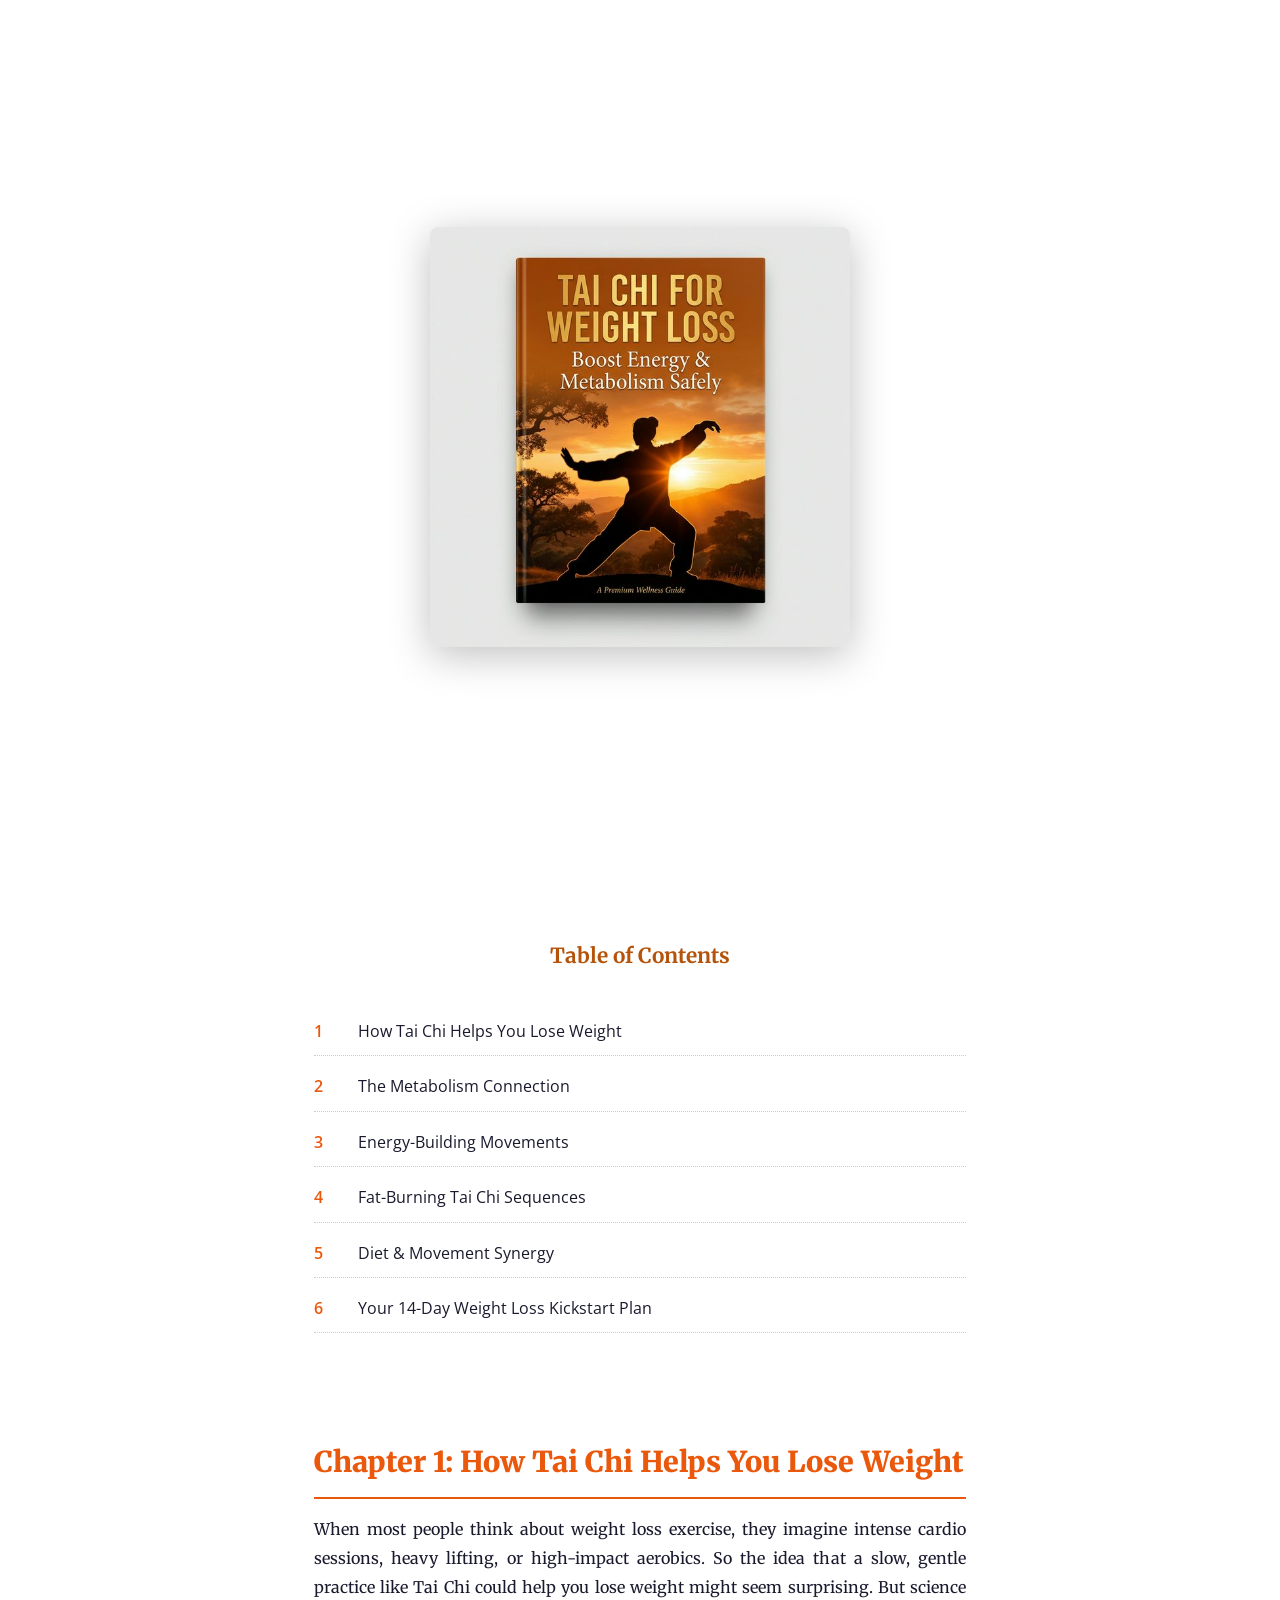
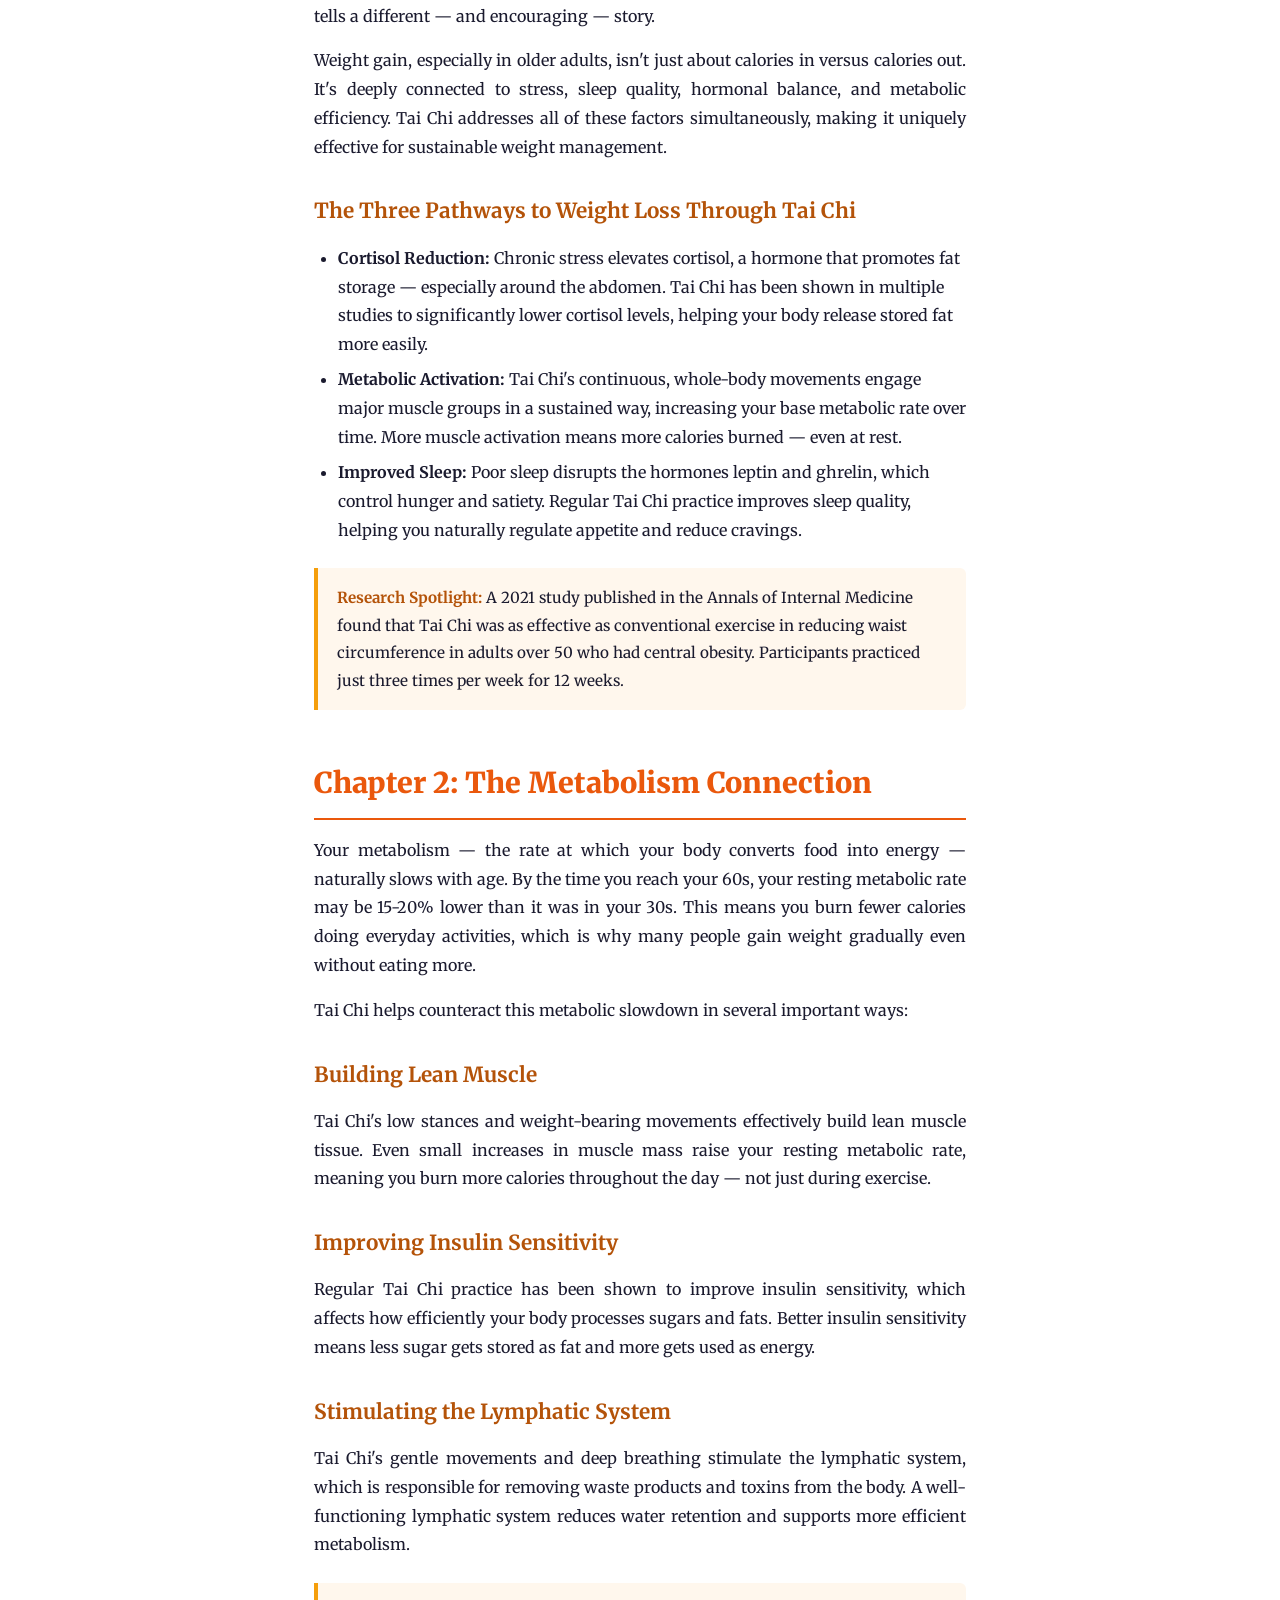
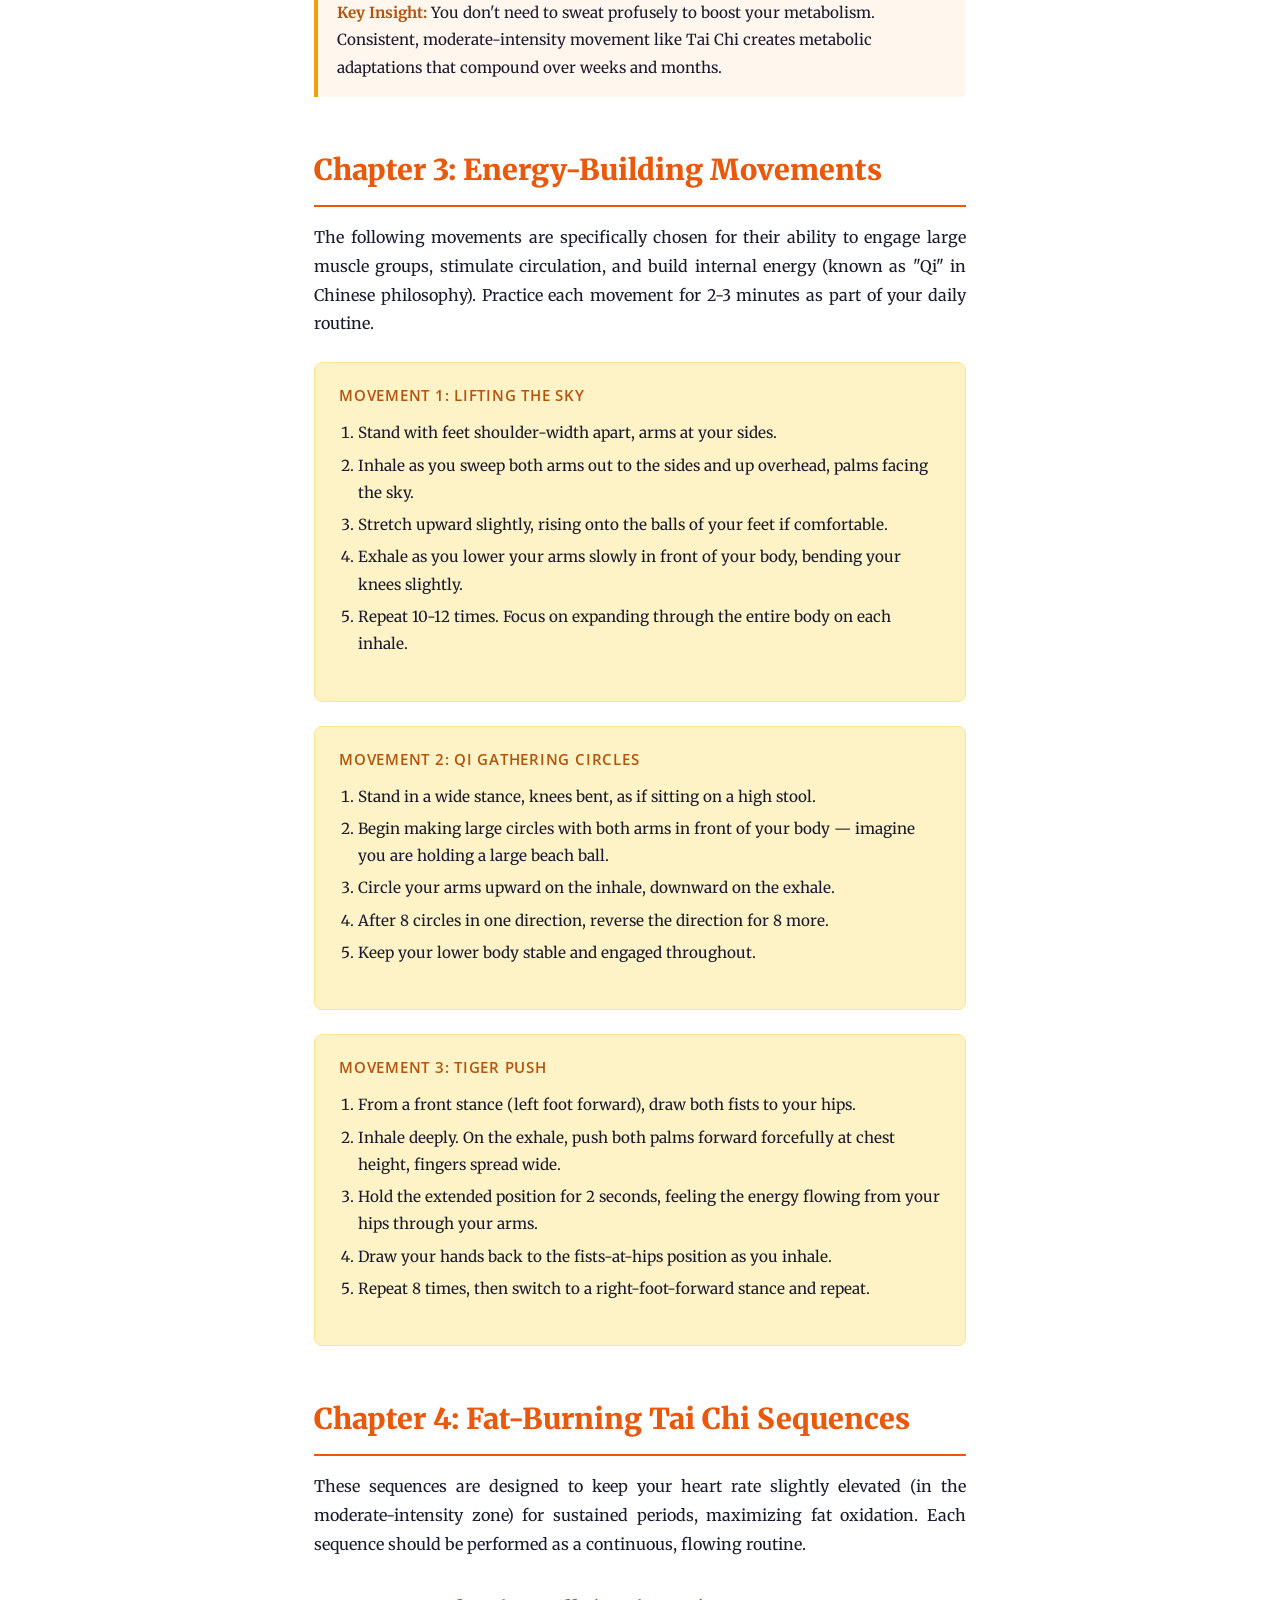
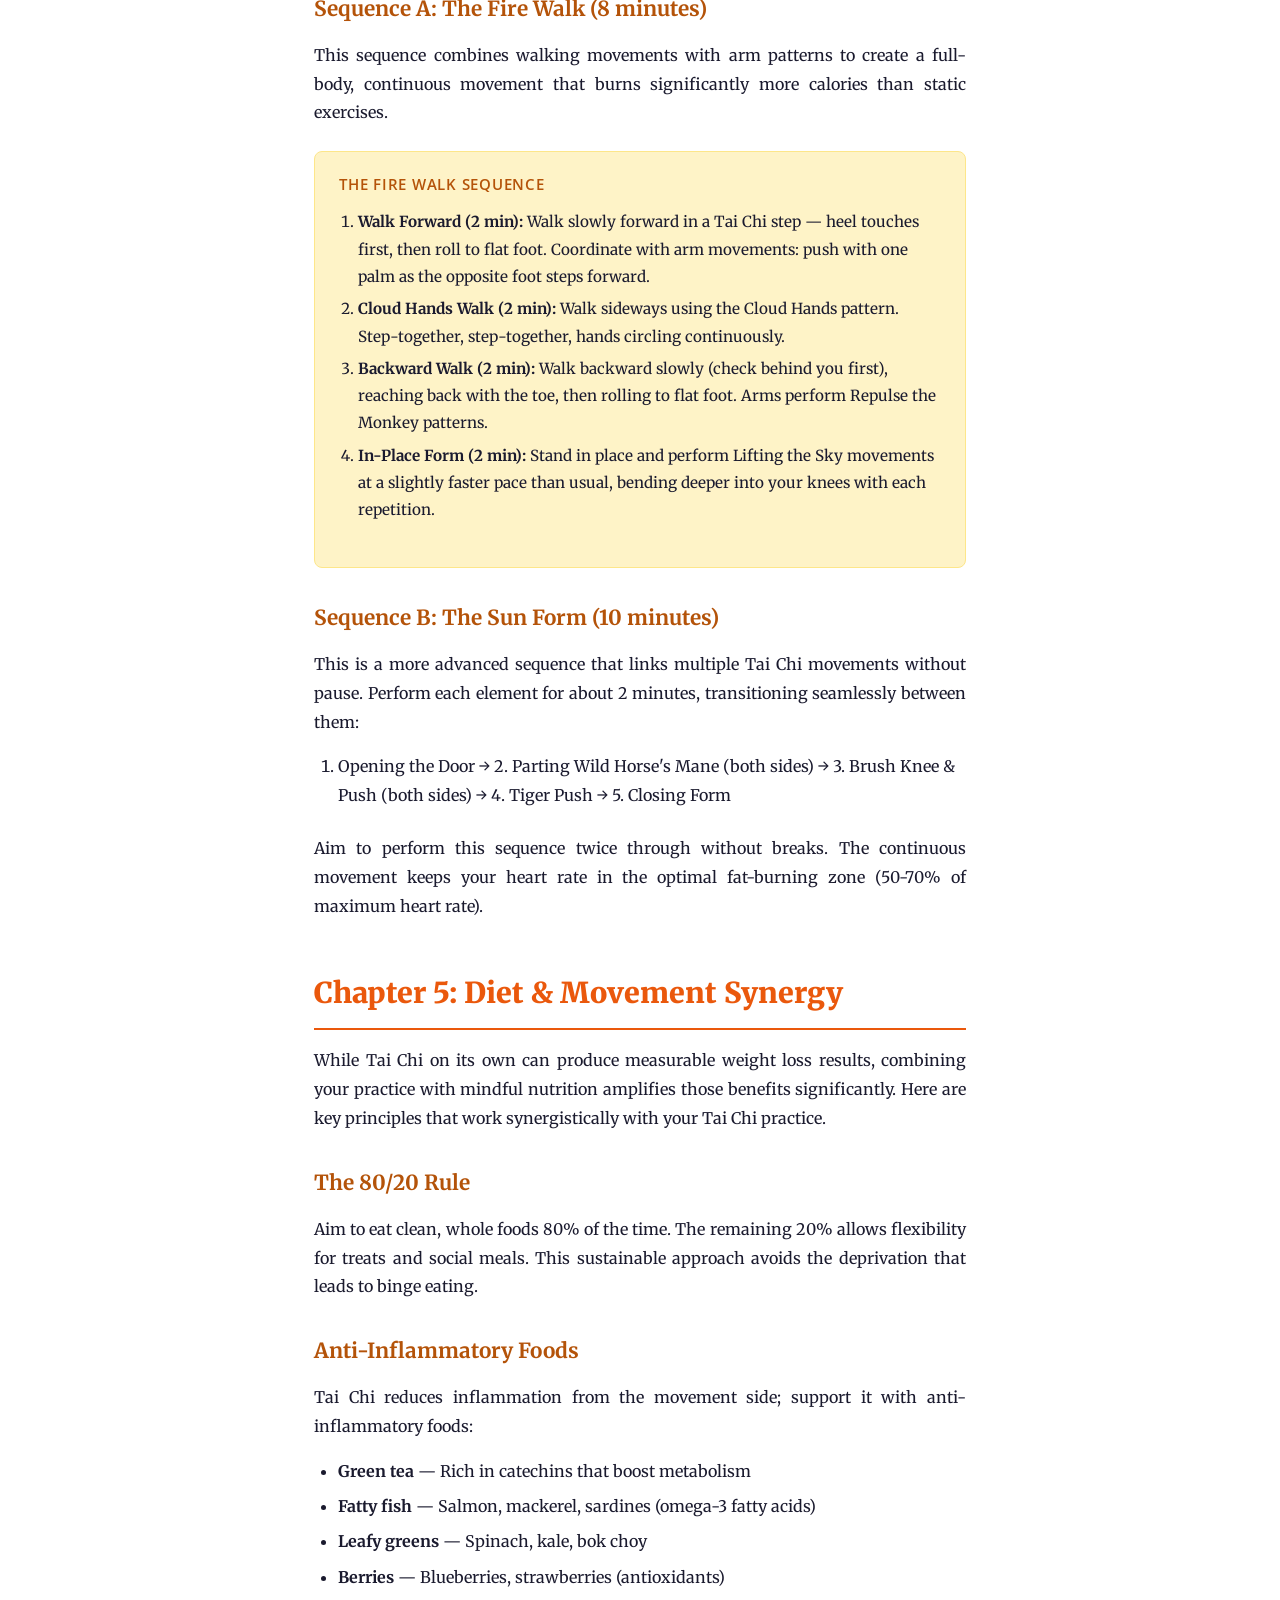
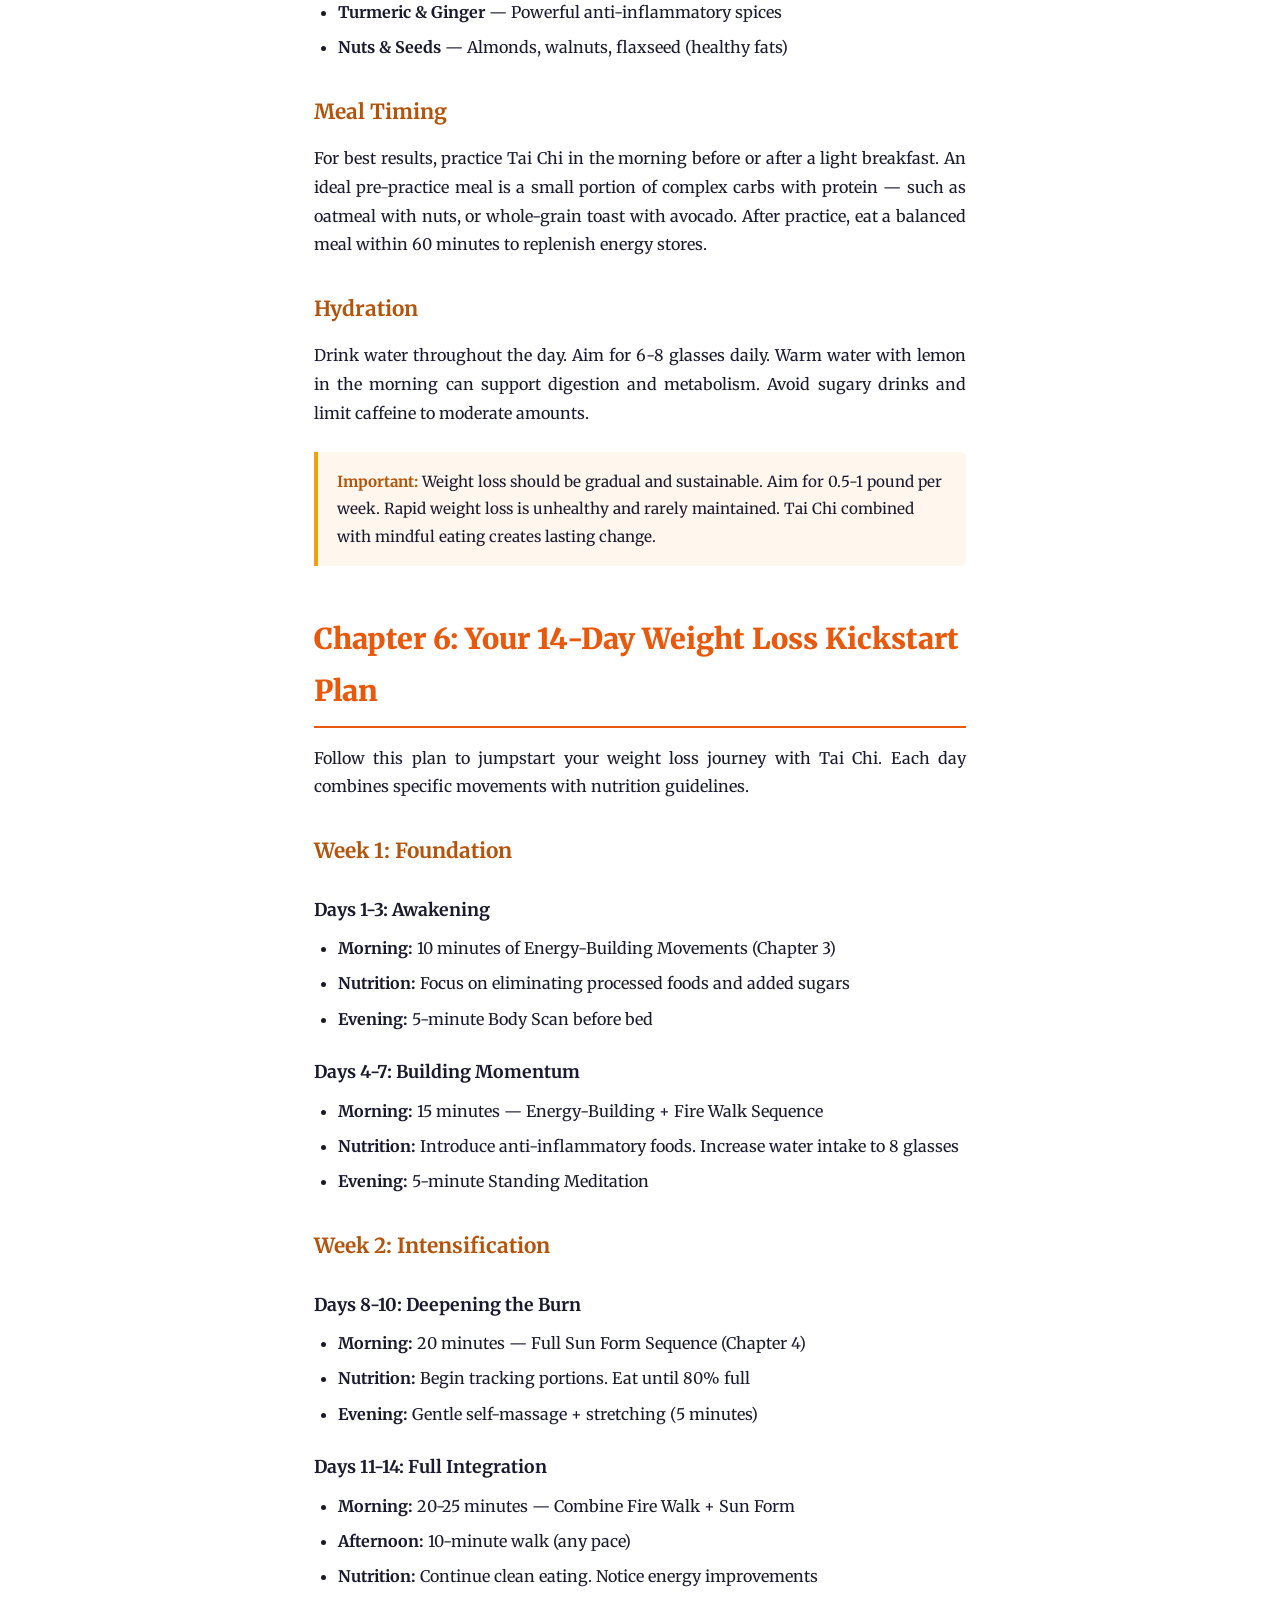
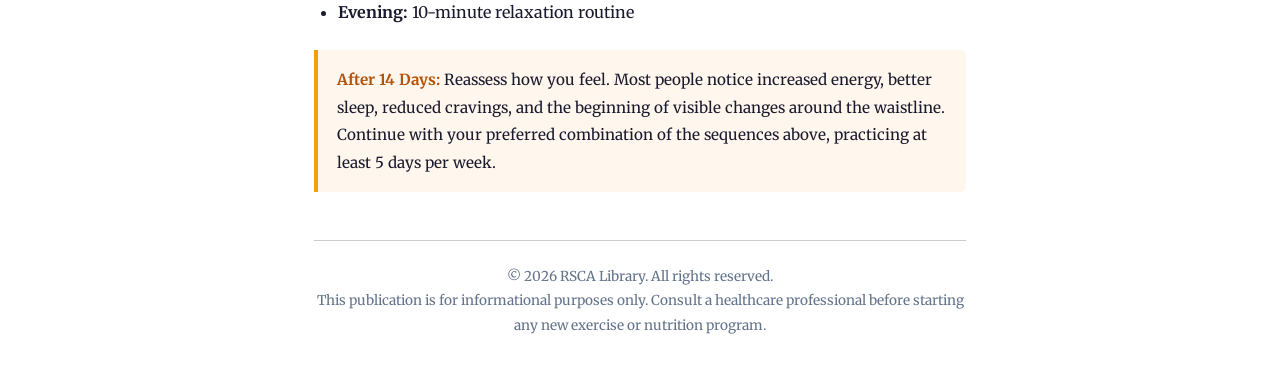
<file: products/tai-chi-seniors/ebooks/tai-chi-for-weight-loss.html>
<!DOCTYPE html>
<html lang="en">

<head>
    <meta charset="UTF-8">
    <meta name="viewport" content="width=device-width, initial-scale=1.0">
    <title>Tai Chi for Weight Loss — Boost Energy & Metabolism Safely</title>
    <style>
        @import url('https://fonts.googleapis.com/css2?family=Merriweather:wght@300;400;700;900&family=Open+Sans:wght@400;600&display=swap');

        @page {
            size: A4;
            margin: 2.5cm 2cm;
        }

        * {
            margin: 0;
            padding: 0;
            box-sizing: border-box;
        }

        body {
            font-family: 'Merriweather', Georgia, serif;
            font-size: 12pt;
            line-height: 1.8;
            color: #1a1a2e;
            background: #fff;
            max-width: 700px;
            margin: 0 auto;
            padding: 2rem 1.5rem;
        }

        .cover {
            text-align: center;
            page-break-after: always;
            min-height: 90vh;
            display: flex;
            flex-direction: column;
            align-items: center;
            justify-content: center;
            margin-bottom: 2rem;
        }

        .cover-image {
            width: 100%;
            max-width: 420px;
            height: auto;
            border-radius: 8px;
            box-shadow: 0 8px 40px rgba(0, 0, 0, 0.25);
            display: block;
            margin: 0 auto;
        }

        .cover h1 {
            font-size: 2.8rem;
            font-weight: 900;
            line-height: 1.15;
            margin-bottom: 1rem;
        }

        .cover .subtitle {
            font-size: 1.2rem;
            font-weight: 300;
            opacity: .85;
            margin-bottom: 2rem;
        }

        .cover .author {
            font-family: 'Open Sans', sans-serif;
            font-size: .9rem;
            opacity: .7;
            letter-spacing: .1em;
            text-transform: uppercase;
        }

        .cover .icon {
            font-size: 4rem;
            margin-bottom: 1.5rem;
        }

        h1 {
            font-size: 1.8rem;
            font-weight: 900;
            color: #ea580c;
            margin: 3rem 0 1rem;
            padding-bottom: .5rem;
            border-bottom: 2px solid #ea580c;
            page-break-after: avoid;
        }

        h2 {
            font-size: 1.3rem;
            font-weight: 700;
            color: #b45309;
            margin: 2rem 0 .8rem;
            page-break-after: avoid;
        }

        h3 {
            font-size: 1.1rem;
            font-weight: 700;
            color: #1a1a2e;
            margin: 1.5rem 0 .5rem;
        }

        p {
            margin-bottom: 1rem;
            text-align: justify;
        }

        ul,
        ol {
            margin: .5rem 0 1.5rem 1.5rem;
        }

        li {
            margin-bottom: .4rem;
        }

        .callout {
            background: #fff7ed;
            border-left: 4px solid #f59e0b;
            padding: 1rem 1.2rem;
            margin: 1.5rem 0;
            border-radius: 0 6px 6px 0;
            font-size: .95rem;
        }

        .callout strong {
            color: #b45309;
        }

        .exercise {
            background: #fef3c7;
            border: 1px solid #fde68a;
            border-radius: 8px;
            padding: 1.2rem 1.5rem;
            margin: 1.5rem 0;
            page-break-inside: avoid;
        }

        .exercise h4 {
            font-family: 'Open Sans', sans-serif;
            font-size: .95rem;
            font-weight: 600;
            color: #b45309;
            text-transform: uppercase;
            letter-spacing: .05em;
            margin-bottom: .6rem;
        }

        .exercise ol {
            margin-left: 1.2rem;
        }

        .exercise li {
            font-size: .95rem;
            margin-bottom: .3rem;
        }

        .toc {
            page-break-after: always;
            padding: 2rem 0;
        }

        .toc h2 {
            text-align: center;
            border: none;
            margin-bottom: 2rem;
        }

        .toc ul {
            list-style: none;
            margin-left: 0;
        }

        .toc li {
            font-family: 'Open Sans', sans-serif;
            font-size: 1rem;
            padding: .6rem 0;
            border-bottom: 1px dotted #ccc;
        }

        .toc .chapter-num {
            display: inline-block;
            width: 2.5rem;
            font-weight: 600;
            color: #ea580c;
        }

        .page-break {
            page-break-before: always;
        }

        .disclaimer {
            margin-top: 3rem;
            padding-top: 1.5rem;
            border-top: 1px solid #ccc;
            font-size: .85rem;
            color: #64748b;
            text-align: center;
        }

        @media print {
            body {
                padding: 0;
                max-width: none;
            }

            .cover {
                border-radius: 0;
                min-height: 100vh;
            }
        }
    </style>
</head>

<body>

    <!-- COVER -->
    <div class="cover">
        <img src="../images/cover-weight-loss.png" alt="Tai Chi for Weight Loss eBook Cover" class="cover-image">
    </div>

    <!-- TABLE OF CONTENTS -->
    <div class="toc">
        <h2>Table of Contents</h2>
        <ul>
            <li><span class="chapter-num">1</span> How Tai Chi Helps You Lose Weight</li>
            <li><span class="chapter-num">2</span> The Metabolism Connection</li>
            <li><span class="chapter-num">3</span> Energy-Building Movements</li>
            <li><span class="chapter-num">4</span> Fat-Burning Tai Chi Sequences</li>
            <li><span class="chapter-num">5</span> Diet & Movement Synergy</li>
            <li><span class="chapter-num">6</span> Your 14-Day Weight Loss Kickstart Plan</li>
        </ul>
    </div>

    <!-- CHAPTER 1 -->
    <h1>Chapter 1: How Tai Chi Helps You Lose Weight</h1>

    <p>When most people think about weight loss exercise, they imagine intense cardio sessions, heavy lifting, or
        high-impact aerobics. So the idea that a slow, gentle practice like Tai Chi could help you lose weight might
        seem surprising. But science tells a different — and encouraging — story.</p>

    <p>Weight gain, especially in older adults, isn't just about calories in versus calories out. It's deeply connected
        to stress, sleep quality, hormonal balance, and metabolic efficiency. Tai Chi addresses all of these factors
        simultaneously, making it uniquely effective for sustainable weight management.</p>

    <h2>The Three Pathways to Weight Loss Through Tai Chi</h2>

    <ul>
        <li><strong>Cortisol Reduction:</strong> Chronic stress elevates cortisol, a hormone that promotes fat storage —
            especially around the abdomen. Tai Chi has been shown in multiple studies to significantly lower cortisol
            levels, helping your body release stored fat more easily.</li>
        <li><strong>Metabolic Activation:</strong> Tai Chi's continuous, whole-body movements engage major muscle groups
            in a sustained way, increasing your base metabolic rate over time. More muscle activation means more
            calories burned — even at rest.</li>
        <li><strong>Improved Sleep:</strong> Poor sleep disrupts the hormones leptin and ghrelin, which control hunger
            and satiety. Regular Tai Chi practice improves sleep quality, helping you naturally regulate appetite and
            reduce cravings.</li>
    </ul>

    <div class="callout">
        <strong>Research Spotlight:</strong> A 2021 study published in the Annals of Internal Medicine found that Tai
        Chi was as effective as conventional exercise in reducing waist circumference in adults over 50 who had central
        obesity. Participants practiced just three times per week for 12 weeks.
    </div>

    <!-- CHAPTER 2 -->
    <div class="page-break"></div>
    <h1>Chapter 2: The Metabolism Connection</h1>

    <p>Your metabolism — the rate at which your body converts food into energy — naturally slows with age. By the time
        you reach your 60s, your resting metabolic rate may be 15-20% lower than it was in your 30s. This means you burn
        fewer calories doing everyday activities, which is why many people gain weight gradually even without eating
        more.</p>

    <p>Tai Chi helps counteract this metabolic slowdown in several important ways:</p>

    <h2>Building Lean Muscle</h2>
    <p>Tai Chi's low stances and weight-bearing movements effectively build lean muscle tissue. Even small increases in
        muscle mass raise your resting metabolic rate, meaning you burn more calories throughout the day — not just
        during exercise.</p>

    <h2>Improving Insulin Sensitivity</h2>
    <p>Regular Tai Chi practice has been shown to improve insulin sensitivity, which affects how efficiently your body
        processes sugars and fats. Better insulin sensitivity means less sugar gets stored as fat and more gets used as
        energy.</p>

    <h2>Stimulating the Lymphatic System</h2>
    <p>Tai Chi's gentle movements and deep breathing stimulate the lymphatic system, which is responsible for removing
        waste products and toxins from the body. A well-functioning lymphatic system reduces water retention and
        supports more efficient metabolism.</p>

    <div class="callout">
        <strong>Key Insight:</strong> You don't need to sweat profusely to boost your metabolism. Consistent,
        moderate-intensity movement like Tai Chi creates metabolic adaptations that compound over weeks and months.
    </div>

    <!-- CHAPTER 3 -->
    <div class="page-break"></div>
    <h1>Chapter 3: Energy-Building Movements</h1>

    <p>The following movements are specifically chosen for their ability to engage large muscle groups, stimulate
        circulation, and build internal energy (known as "Qi" in Chinese philosophy). Practice each movement for 2-3
        minutes as part of your daily routine.</p>

    <div class="exercise">
        <h4>Movement 1: Lifting the Sky</h4>
        <ol>
            <li>Stand with feet shoulder-width apart, arms at your sides.</li>
            <li>Inhale as you sweep both arms out to the sides and up overhead, palms facing the sky.</li>
            <li>Stretch upward slightly, rising onto the balls of your feet if comfortable.</li>
            <li>Exhale as you lower your arms slowly in front of your body, bending your knees slightly.</li>
            <li>Repeat 10-12 times. Focus on expanding through the entire body on each inhale.</li>
        </ol>
    </div>

    <div class="exercise">
        <h4>Movement 2: Qi Gathering Circles</h4>
        <ol>
            <li>Stand in a wide stance, knees bent, as if sitting on a high stool.</li>
            <li>Begin making large circles with both arms in front of your body — imagine you are holding a large beach
                ball.</li>
            <li>Circle your arms upward on the inhale, downward on the exhale.</li>
            <li>After 8 circles in one direction, reverse the direction for 8 more.</li>
            <li>Keep your lower body stable and engaged throughout.</li>
        </ol>
    </div>

    <div class="exercise">
        <h4>Movement 3: Tiger Push</h4>
        <ol>
            <li>From a front stance (left foot forward), draw both fists to your hips.</li>
            <li>Inhale deeply. On the exhale, push both palms forward forcefully at chest height, fingers spread wide.
            </li>
            <li>Hold the extended position for 2 seconds, feeling the energy flowing from your hips through your arms.
            </li>
            <li>Draw your hands back to the fists-at-hips position as you inhale.</li>
            <li>Repeat 8 times, then switch to a right-foot-forward stance and repeat.</li>
        </ol>
    </div>

    <!-- CHAPTER 4 -->
    <div class="page-break"></div>
    <h1>Chapter 4: Fat-Burning Tai Chi Sequences</h1>

    <p>These sequences are designed to keep your heart rate slightly elevated (in the moderate-intensity zone) for
        sustained periods, maximizing fat oxidation. Each sequence should be performed as a continuous, flowing routine.
    </p>

    <h2>Sequence A: The Fire Walk (8 minutes)</h2>
    <p>This sequence combines walking movements with arm patterns to create a full-body, continuous movement that burns
        significantly more calories than static exercises.</p>

    <div class="exercise">
        <h4>The Fire Walk Sequence</h4>
        <ol>
            <li><strong>Walk Forward (2 min):</strong> Walk slowly forward in a Tai Chi step — heel touches first, then
                roll to flat foot. Coordinate with arm movements: push with one palm as the opposite foot steps forward.
            </li>
            <li><strong>Cloud Hands Walk (2 min):</strong> Walk sideways using the Cloud Hands pattern. Step-together,
                step-together, hands circling continuously.</li>
            <li><strong>Backward Walk (2 min):</strong> Walk backward slowly (check behind you first), reaching back
                with the toe, then rolling to flat foot. Arms perform Repulse the Monkey patterns.</li>
            <li><strong>In-Place Form (2 min):</strong> Stand in place and perform Lifting the Sky movements at a
                slightly faster pace than usual, bending deeper into your knees with each repetition.</li>
        </ol>
    </div>

    <h2>Sequence B: The Sun Form (10 minutes)</h2>
    <p>This is a more advanced sequence that links multiple Tai Chi movements without pause. Perform each element for
        about 2 minutes, transitioning seamlessly between them:</p>
    <ol>
        <li>Opening the Door → 2. Parting Wild Horse's Mane (both sides) → 3. Brush Knee & Push (both sides) → 4. Tiger
            Push → 5. Closing Form</li>
    </ol>
    <p>Aim to perform this sequence twice through without breaks. The continuous movement keeps your heart rate in the
        optimal fat-burning zone (50-70% of maximum heart rate).</p>

    <!-- CHAPTER 5 -->
    <div class="page-break"></div>
    <h1>Chapter 5: Diet & Movement Synergy</h1>

    <p>While Tai Chi on its own can produce measurable weight loss results, combining your practice with mindful
        nutrition amplifies those benefits significantly. Here are key principles that work synergistically with your
        Tai Chi practice.</p>

    <h2>The 80/20 Rule</h2>
    <p>Aim to eat clean, whole foods 80% of the time. The remaining 20% allows flexibility for treats and social meals.
        This sustainable approach avoids the deprivation that leads to binge eating.</p>

    <h2>Anti-Inflammatory Foods</h2>
    <p>Tai Chi reduces inflammation from the movement side; support it with anti-inflammatory foods:</p>
    <ul>
        <li><strong>Green tea</strong> — Rich in catechins that boost metabolism</li>
        <li><strong>Fatty fish</strong> — Salmon, mackerel, sardines (omega-3 fatty acids)</li>
        <li><strong>Leafy greens</strong> — Spinach, kale, bok choy</li>
        <li><strong>Berries</strong> — Blueberries, strawberries (antioxidants)</li>
        <li><strong>Turmeric & Ginger</strong> — Powerful anti-inflammatory spices</li>
        <li><strong>Nuts & Seeds</strong> — Almonds, walnuts, flaxseed (healthy fats)</li>
    </ul>

    <h2>Meal Timing</h2>
    <p>For best results, practice Tai Chi in the morning before or after a light breakfast. An ideal pre-practice meal
        is a small portion of complex carbs with protein — such as oatmeal with nuts, or whole-grain toast with avocado.
        After practice, eat a balanced meal within 60 minutes to replenish energy stores.</p>

    <h2>Hydration</h2>
    <p>Drink water throughout the day. Aim for 6-8 glasses daily. Warm water with lemon in the morning can support
        digestion and metabolism. Avoid sugary drinks and limit caffeine to moderate amounts.</p>

    <div class="callout">
        <strong>Important:</strong> Weight loss should be gradual and sustainable. Aim for 0.5-1 pound per week. Rapid
        weight loss is unhealthy and rarely maintained. Tai Chi combined with mindful eating creates lasting change.
    </div>

    <!-- CHAPTER 6 -->
    <div class="page-break"></div>
    <h1>Chapter 6: Your 14-Day Weight Loss Kickstart Plan</h1>

    <p>Follow this plan to jumpstart your weight loss journey with Tai Chi. Each day combines specific movements with
        nutrition guidelines.</p>

    <h2>Week 1: Foundation</h2>

    <h3>Days 1-3: Awakening</h3>
    <ul>
        <li><strong>Morning:</strong> 10 minutes of Energy-Building Movements (Chapter 3)</li>
        <li><strong>Nutrition:</strong> Focus on eliminating processed foods and added sugars</li>
        <li><strong>Evening:</strong> 5-minute Body Scan before bed</li>
    </ul>

    <h3>Days 4-7: Building Momentum</h3>
    <ul>
        <li><strong>Morning:</strong> 15 minutes — Energy-Building + Fire Walk Sequence</li>
        <li><strong>Nutrition:</strong> Introduce anti-inflammatory foods. Increase water intake to 8 glasses</li>
        <li><strong>Evening:</strong> 5-minute Standing Meditation</li>
    </ul>

    <h2>Week 2: Intensification</h2>

    <h3>Days 8-10: Deepening the Burn</h3>
    <ul>
        <li><strong>Morning:</strong> 20 minutes — Full Sun Form Sequence (Chapter 4)</li>
        <li><strong>Nutrition:</strong> Begin tracking portions. Eat until 80% full</li>
        <li><strong>Evening:</strong> Gentle self-massage + stretching (5 minutes)</li>
    </ul>

    <h3>Days 11-14: Full Integration</h3>
    <ul>
        <li><strong>Morning:</strong> 20-25 minutes — Combine Fire Walk + Sun Form</li>
        <li><strong>Afternoon:</strong> 10-minute walk (any pace)</li>
        <li><strong>Nutrition:</strong> Continue clean eating. Notice energy improvements</li>
        <li><strong>Evening:</strong> 10-minute relaxation routine</li>
    </ul>

    <div class="callout">
        <strong>After 14 Days:</strong> Reassess how you feel. Most people notice increased energy, better sleep,
        reduced cravings, and the beginning of visible changes around the waistline. Continue with your preferred
        combination of the sequences above, practicing at least 5 days per week.
    </div>

    <p class="disclaimer">
        © 2026 RSCA Library. All rights reserved.<br>
        This publication is for informational purposes only. Consult a healthcare professional before starting any new
        exercise or nutrition program.
    </p>

</body>

</html>
</file>
<file: products/tai-chi-seniors/style.css>
/* ============================================
   TAI CHI FOR SENIORS — Download Area Styles
   Premium Dark Theme · Glassmorphism · Responsive
   ============================================ */

/* ---------- Design Tokens ---------- */
:root {
    --bg-primary: #0b0e17;
    --bg-secondary: #111827;
    --bg-card: rgba(255, 255, 255, 0.04);
    --bg-glass: rgba(255, 255, 255, 0.06);
    --border-glass: rgba(255, 255, 255, 0.1);
    --text-primary: #f1f5f9;
    --text-secondary: #94a3b8;
    --text-muted: #64748b;
    --accent: #38bdf8;
    --accent-glow: rgba(56, 189, 248, 0.25);
    --accent-warm: #f59e0b;
    --green: #22c55e;
    --green-glow: rgba(34, 197, 94, 0.25);
    --gold: #fbbf24;

    --font-heading: 'Outfit', sans-serif;
    --font-body: 'Inter', sans-serif;
    --section-py: 4.5rem;
    --container-max: 1040px;
    --radius-sm: 8px;
    --radius-md: 14px;
    --radius-lg: 20px;
    --ease: cubic-bezier(.4, 0, .2, 1);
}

/* ---------- Reset ---------- */
*,
*::before,
*::after {
    margin: 0;
    padding: 0;
    box-sizing: border-box;
}

html {
    scroll-behavior: smooth;
    -webkit-font-smoothing: antialiased;
}

body {
    font-family: var(--font-body);
    background: var(--bg-primary);
    color: var(--text-primary);
    line-height: 1.7;
    overflow-x: hidden;
}

img {
    max-width: 100%;
    display: block;
}

a {
    color: var(--accent);
    text-decoration: none;
    transition: color .2s var(--ease);
}

a:hover {
    color: #7dd3fc;
}

/* ---------- Utility ---------- */
.container {
    width: 90%;
    max-width: var(--container-max);
    margin: 0 auto;
}

.section {
    padding: var(--section-py) 0;
}

.text-center {
    text-align: center;
}

.text-gradient {
    background: linear-gradient(135deg, var(--accent) 0%, #818cf8 50%, var(--accent-warm) 100%);
    -webkit-background-clip: text;
    -webkit-text-fill-color: transparent;
    background-clip: text;
}

/* ---------- Typography ---------- */
h1,
h2,
h3 {
    font-family: var(--font-heading);
    font-weight: 700;
    line-height: 1.2;
}

h1 {
    font-size: clamp(2rem, 5vw, 3rem);
}

h2 {
    font-size: clamp(1.5rem, 4vw, 2.2rem);
    margin-bottom: 1rem;
}

h3 {
    font-size: clamp(1.05rem, 2.5vw, 1.3rem);
}

p {
    color: var(--text-secondary);
}

/* ---------- Welcome Header ---------- */
.welcome-header {
    background: var(--bg-secondary);
    border-bottom: 1px solid var(--border-glass);
    padding: .8rem 0;
}

.welcome-header .container {
    display: flex;
    align-items: center;
    justify-content: space-between;
}

.brand-logo {
    font-family: var(--font-heading);
    font-weight: 700;
    font-size: 1.15rem;
    color: var(--text-primary);
}

.member-badge {
    background: var(--green);
    color: #fff;
    font-size: .75rem;
    font-weight: 600;
    padding: 4px 14px;
    border-radius: 20px;
    letter-spacing: .03em;
}

/* ---------- Hero / Welcome ---------- */
.hero {
    padding: 3.5rem 0 2.5rem;
    text-align: center;
    position: relative;
}

.hero::before {
    content: '';
    position: absolute;
    top: -120px;
    left: 50%;
    transform: translateX(-50%);
    width: 600px;
    height: 600px;
    background: radial-gradient(circle, var(--accent-glow) 0%, transparent 70%);
    pointer-events: none;
    z-index: 0;
}

.hero>* {
    position: relative;
    z-index: 1;
}

.welcome-icon {
    font-size: 3.5rem;
    margin-bottom: .8rem;
}

.hero .subtitle {
    font-size: 1.05rem;
    color: var(--text-secondary);
    max-width: 580px;
    margin: 1rem auto 0;
}

/* ---------- Download Grid ---------- */
.download-grid {
    display: grid;
    grid-template-columns: repeat(auto-fit, minmax(300px, 1fr));
    gap: 1.5rem;
    margin-top: 1rem;
}

/* ---------- Download Card ---------- */
.download-card {
    background: var(--bg-glass);
    border: 1px solid var(--border-glass);
    backdrop-filter: blur(12px);
    -webkit-backdrop-filter: blur(12px);
    border-radius: var(--radius-lg);
    padding: 2rem 1.8rem;
    display: flex;
    flex-direction: column;
    transition: transform .3s var(--ease), box-shadow .3s var(--ease), border-color .3s var(--ease);
    position: relative;
    overflow: hidden;
}

.download-card::before {
    content: '';
    position: absolute;
    top: 0;
    left: 0;
    right: 0;
    height: 3px;
    background: linear-gradient(90deg, var(--accent), #818cf8);
}

.download-card.main::before {
    background: linear-gradient(90deg, var(--green), var(--accent));
    height: 4px;
}

.download-card:hover {
    transform: translateY(-4px);
    box-shadow: 0 12px 40px rgba(56, 189, 248, .1);
    border-color: rgba(56, 189, 248, .2);
}

.card-header {
    display: flex;
    align-items: center;
    justify-content: space-between;
    margin-bottom: 1rem;
}

.card-badge {
    background: var(--accent-warm);
    color: #000;
    font-size: .7rem;
    font-weight: 700;
    padding: 3px 10px;
    border-radius: 20px;
    text-transform: uppercase;
    letter-spacing: .06em;
}

.card-badge.main-badge {
    background: var(--green);
    color: #fff;
}

.file-info {
    font-size: .75rem;
    color: var(--text-muted);
}

.card-icon {
    font-size: 2.8rem;
    margin-bottom: .8rem;
}

/* ---------- Real Book Cover Images ---------- */
.book-cover-img {
    display: flex;
    justify-content: center;
    margin-bottom: 1.2rem;
    perspective: 800px;
}

.cover-img {
    width: 160px;
    height: auto;
    border-radius: 4px 8px 8px 4px;
    box-shadow:
        -4px 4px 20px rgba(0, 0, 0, 0.5),
        4px 4px 12px rgba(0, 0, 0, 0.3);
    transform: rotateY(-8deg);
    transition: transform .4s var(--ease), box-shadow .4s var(--ease);
    display: block;
}

.download-card:hover .cover-img {
    transform: rotateY(-2deg) scale(1.03);
    box-shadow:
        -6px 6px 30px rgba(0, 0, 0, 0.6),
        6px 6px 18px rgba(0, 0, 0, 0.35);
}

/* ---------- CSS Book Covers (fallback) ---------- */
.book-cover {
    perspective: 600px;
    margin-bottom: 1.2rem;
    display: flex;
    justify-content: center;
}

.book-cover-inner {
    width: 160px;
    height: 220px;
    position: relative;
    transform: rotateY(-8deg);
    transform-style: preserve-3d;
    transition: transform .4s var(--ease);
}

.download-card:hover .book-cover-inner {
    transform: rotateY(-2deg);
}

.book-spine {
    position: absolute;
    left: -12px;
    top: 0;
    width: 14px;
    height: 100%;
    background: rgba(0, 0, 0, 0.4);
    transform: rotateY(90deg) translateZ(-7px);
    border-radius: 2px 0 0 2px;
}

.book-front {
    width: 100%;
    height: 100%;
    border-radius: 4px 8px 8px 4px;
    padding: 1.2rem 1rem;
    display: flex;
    flex-direction: column;
    align-items: center;
    justify-content: center;
    text-align: center;
    box-shadow:
        4px 4px 20px rgba(0, 0, 0, 0.4),
        inset 0 0 0 1px rgba(255, 255, 255, 0.08);
    position: relative;
    overflow: hidden;
}

/* Subtle page edge effect */
.book-front::after {
    content: '';
    position: absolute;
    right: -2px;
    top: 4px;
    bottom: 4px;
    width: 3px;
    background: repeating-linear-gradient(to bottom,
            rgba(255, 255, 255, .06) 0px,
            rgba(255, 255, 255, .02) 1px,
            rgba(255, 255, 255, .06) 2px);
    border-radius: 0 2px 2px 0;
}

.cover-tag {
    font-size: .55rem;
    font-weight: 700;
    letter-spacing: .14em;
    text-transform: uppercase;
    background: rgba(255, 255, 255, .15);
    color: #fff;
    padding: 2px 8px;
    border-radius: 10px;
    margin-bottom: .6rem;
}

.cover-icon {
    font-size: 2.2rem;
    margin-bottom: .5rem;
}

.cover-title {
    font-family: var(--font-heading);
    font-size: 1rem;
    font-weight: 800;
    color: #fff;
    line-height: 1.15;
    margin-bottom: .4rem;
}

.cover-subtitle {
    font-size: .62rem;
    color: rgba(255, 255, 255, .7);
    line-height: 1.3;
    margin-bottom: .5rem;
}

.cover-author {
    font-size: .55rem;
    color: rgba(255, 255, 255, .5);
    letter-spacing: .08em;
    text-transform: uppercase;
    margin-top: auto;
}

/* Cover color variants */
.cover-seniors .book-front {
    background: linear-gradient(160deg, #059669 0%, #0d9488 40%, #065f46 100%);
}

.cover-seniors .book-spine {
    background: #065f46;
}

.cover-weight .book-front {
    background: linear-gradient(160deg, #ea580c 0%, #f59e0b 40%, #b45309 100%);
}

.cover-weight .book-spine {
    background: #b45309;
}

.cover-beginners .book-front {
    background: linear-gradient(160deg, #0284c7 0%, #38bdf8 40%, #0369a1 100%);
}

.cover-beginners .book-spine {
    background: #0369a1;
}


.download-card h3 {
    margin-bottom: .5rem;
    color: var(--text-primary);
}

.download-card>p {
    font-size: .9rem;
    color: var(--text-muted);
    line-height: 1.55;
    margin-bottom: 1rem;
}

.card-features {
    list-style: none;
    margin-bottom: 1.5rem;
    flex-grow: 1;
}

.card-features li {
    font-size: .85rem;
    color: var(--text-secondary);
    padding: .3rem 0;
    border-bottom: 1px solid rgba(255, 255, 255, .04);
}

.card-features li:last-child {
    border-bottom: none;
}

/* ---------- Download Button ---------- */
.btn-download {
    display: inline-flex;
    align-items: center;
    justify-content: center;
    gap: .5rem;
    background: linear-gradient(135deg, var(--green) 0%, #059669 100%);
    color: #fff;
    font-family: var(--font-heading);
    font-weight: 700;
    font-size: 1rem;
    padding: .9rem 1.8rem;
    border-radius: 60px;
    border: none;
    cursor: pointer;
    transition: transform .2s var(--ease), box-shadow .3s var(--ease);
    box-shadow: 0 4px 20px var(--green-glow);
    text-align: center;
    width: 100%;
}

.btn-download:hover {
    transform: translateY(-2px) scale(1.02);
    box-shadow: 0 8px 35px rgba(34, 197, 94, .35);
    color: #fff;
}

.btn-download:active {
    transform: scale(.98);
}

/* ---------- Steps Grid ---------- */
.getting-started {
    background: var(--bg-secondary);
    border-top: 1px solid var(--border-glass);
    border-bottom: 1px solid var(--border-glass);
}

.steps-grid {
    display: grid;
    grid-template-columns: repeat(auto-fit, minmax(220px, 1fr));
    gap: 1.5rem;
    margin-top: 2rem;
}

.step-card {
    background: var(--bg-glass);
    border: 1px solid var(--border-glass);
    border-radius: var(--radius-md);
    padding: 1.8rem 1.4rem;
    text-align: center;
    transition: border-color .3s var(--ease);
}

.step-card:hover {
    border-color: var(--accent);
}

.step-number {
    width: 44px;
    height: 44px;
    display: flex;
    align-items: center;
    justify-content: center;
    background: var(--accent-glow);
    color: var(--accent);
    font-family: var(--font-heading);
    font-weight: 800;
    font-size: 1.2rem;
    border-radius: 50%;
    margin: 0 auto .8rem;
}

.step-card h3 {
    margin-bottom: .4rem;
}

.step-card p {
    font-size: .88rem;
}

/* ---------- Support / Glass Box ---------- */
.glass-box {
    background: var(--bg-glass);
    border: 1px solid var(--border-glass);
    backdrop-filter: blur(12px);
    -webkit-backdrop-filter: blur(12px);
    border-radius: var(--radius-lg);
    padding: 2.5rem;
    max-width: 560px;
    margin: 0 auto;
}

.glass-box h3 {
    margin-bottom: .6rem;
}

.glass-box p {
    margin-bottom: 1.2rem;
    font-size: .95rem;
}

.btn-support {
    display: inline-flex;
    align-items: center;
    gap: .5rem;
    background: var(--bg-glass);
    border: 1px solid var(--border-glass);
    color: var(--accent);
    font-family: var(--font-heading);
    font-weight: 600;
    font-size: .95rem;
    padding: .7rem 1.6rem;
    border-radius: 60px;
    transition: background .2s var(--ease), border-color .2s var(--ease);
}

.btn-support:hover {
    background: rgba(56, 189, 248, .1);
    border-color: var(--accent);
    color: var(--accent);
}

/* ---------- Footer ---------- */
.footer {
    background: var(--bg-secondary);
    border-top: 1px solid var(--border-glass);
    padding: 2rem 0;
    text-align: center;
}

.footer .brand {
    font-family: var(--font-heading);
    font-size: 1.1rem;
    font-weight: 600;
    color: var(--text-primary);
    margin-bottom: .6rem;
}

.footer nav {
    display: flex;
    justify-content: center;
    gap: 1.5rem;
    flex-wrap: wrap;
    margin-bottom: .8rem;
}

.footer nav a {
    font-size: .85rem;
    color: var(--text-muted);
}

.footer nav a:hover {
    color: var(--accent);
}

.footer .copyright {
    font-size: .78rem;
    color: var(--text-muted);
}

/* ---------- Animations ---------- */
@keyframes fade-up {
    from {
        opacity: 0;
        transform: translateY(30px);
    }

    to {
        opacity: 1;
        transform: translateY(0);
    }
}

.fade-up {
    opacity: 0;
    animation: fade-up .7s var(--ease) forwards;
}

.fade-up.delay-1 {
    animation-delay: .15s;
}

.fade-up.delay-2 {
    animation-delay: .3s;
}

.fade-up.delay-3 {
    animation-delay: .45s;
}

/* ---------- Responsive ---------- */
@media (max-width: 768px) {
    :root {
        --section-py: 3rem;
    }

    .hero {
        padding: 2.5rem 0 2rem;
    }

    .welcome-icon {
        font-size: 2.8rem;
    }

    .download-grid {
        grid-template-columns: 1fr;
    }

    .steps-grid {
        grid-template-columns: 1fr;
    }

    .glass-box {
        padding: 1.5rem;
    }

    .btn-download {
        font-size: .92rem;
        padding: .8rem 1.4rem;
    }
}

@media (max-width: 480px) {
    h1 {
        font-size: 1.7rem;
    }

    h2 {
        font-size: 1.35rem;
    }

    .card-header {
        flex-direction: column;
        align-items: flex-start;
        gap: .3rem;
    }
}
</file>
